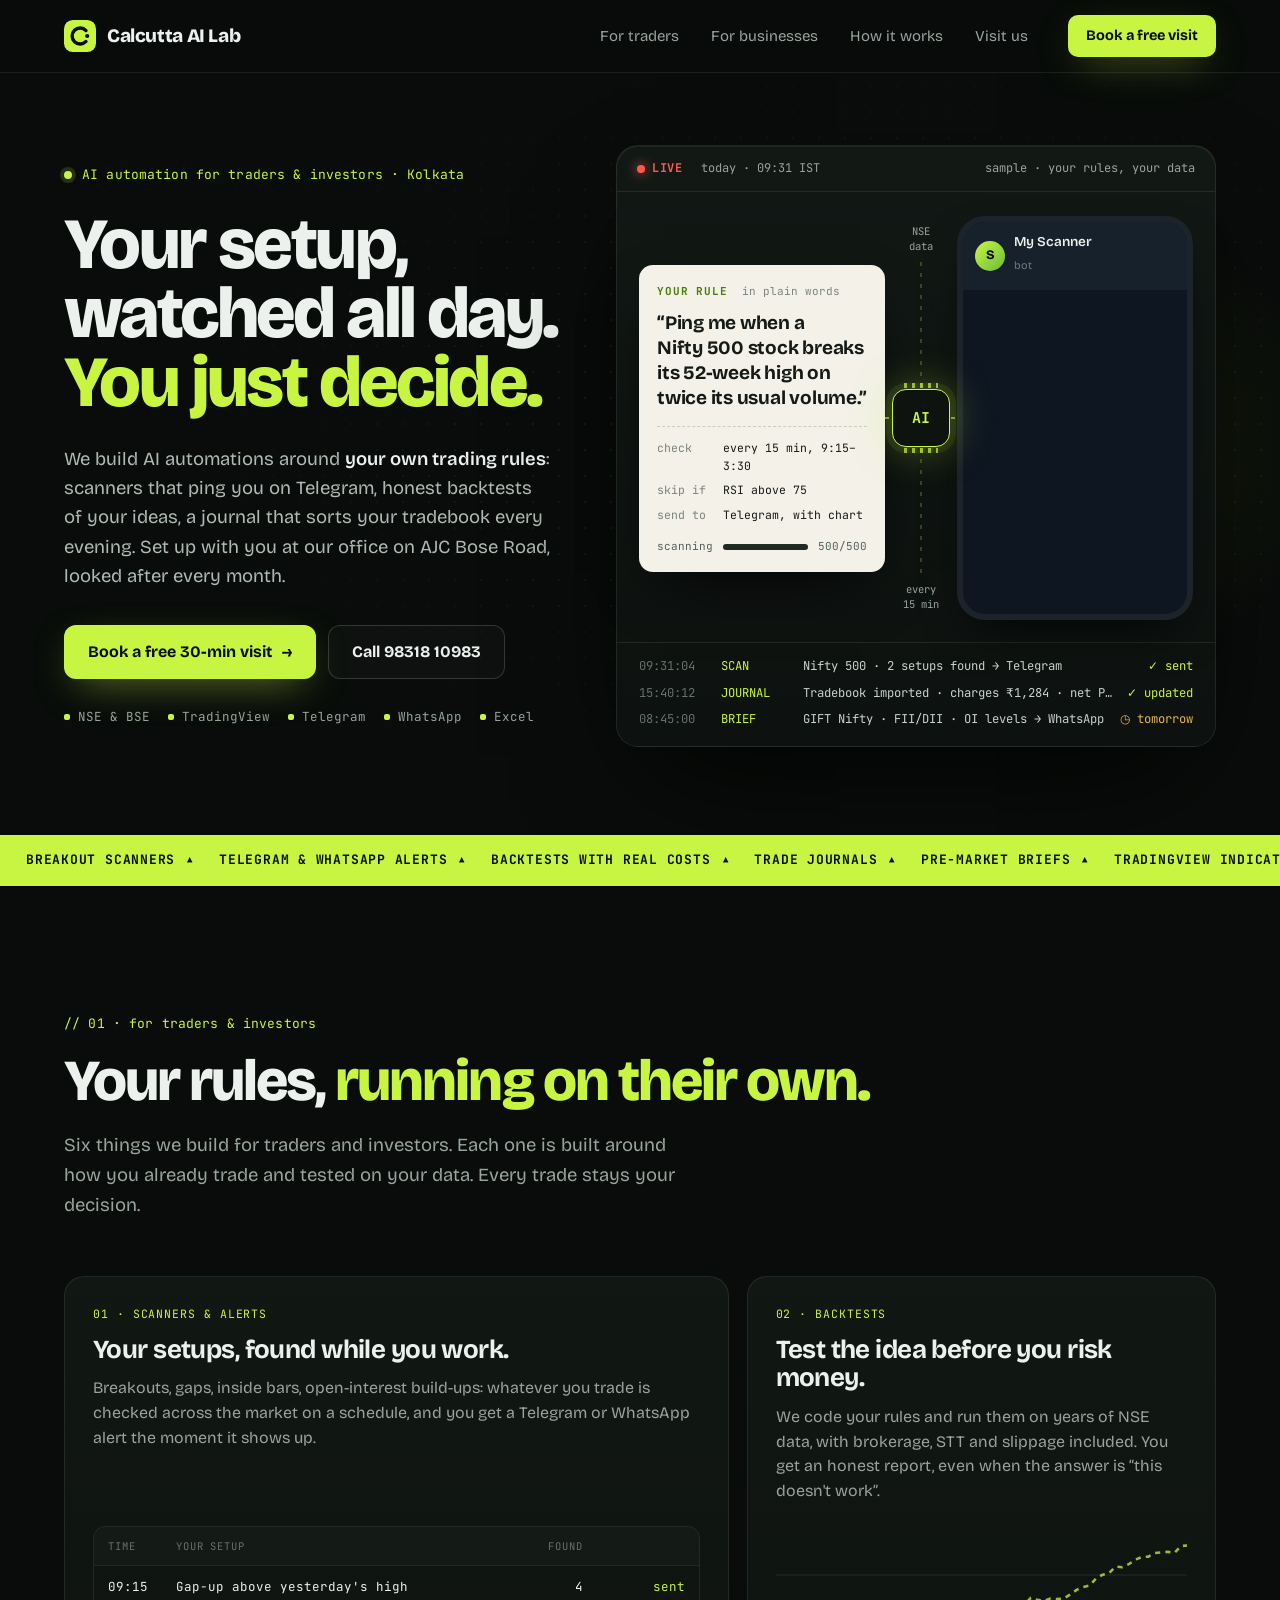
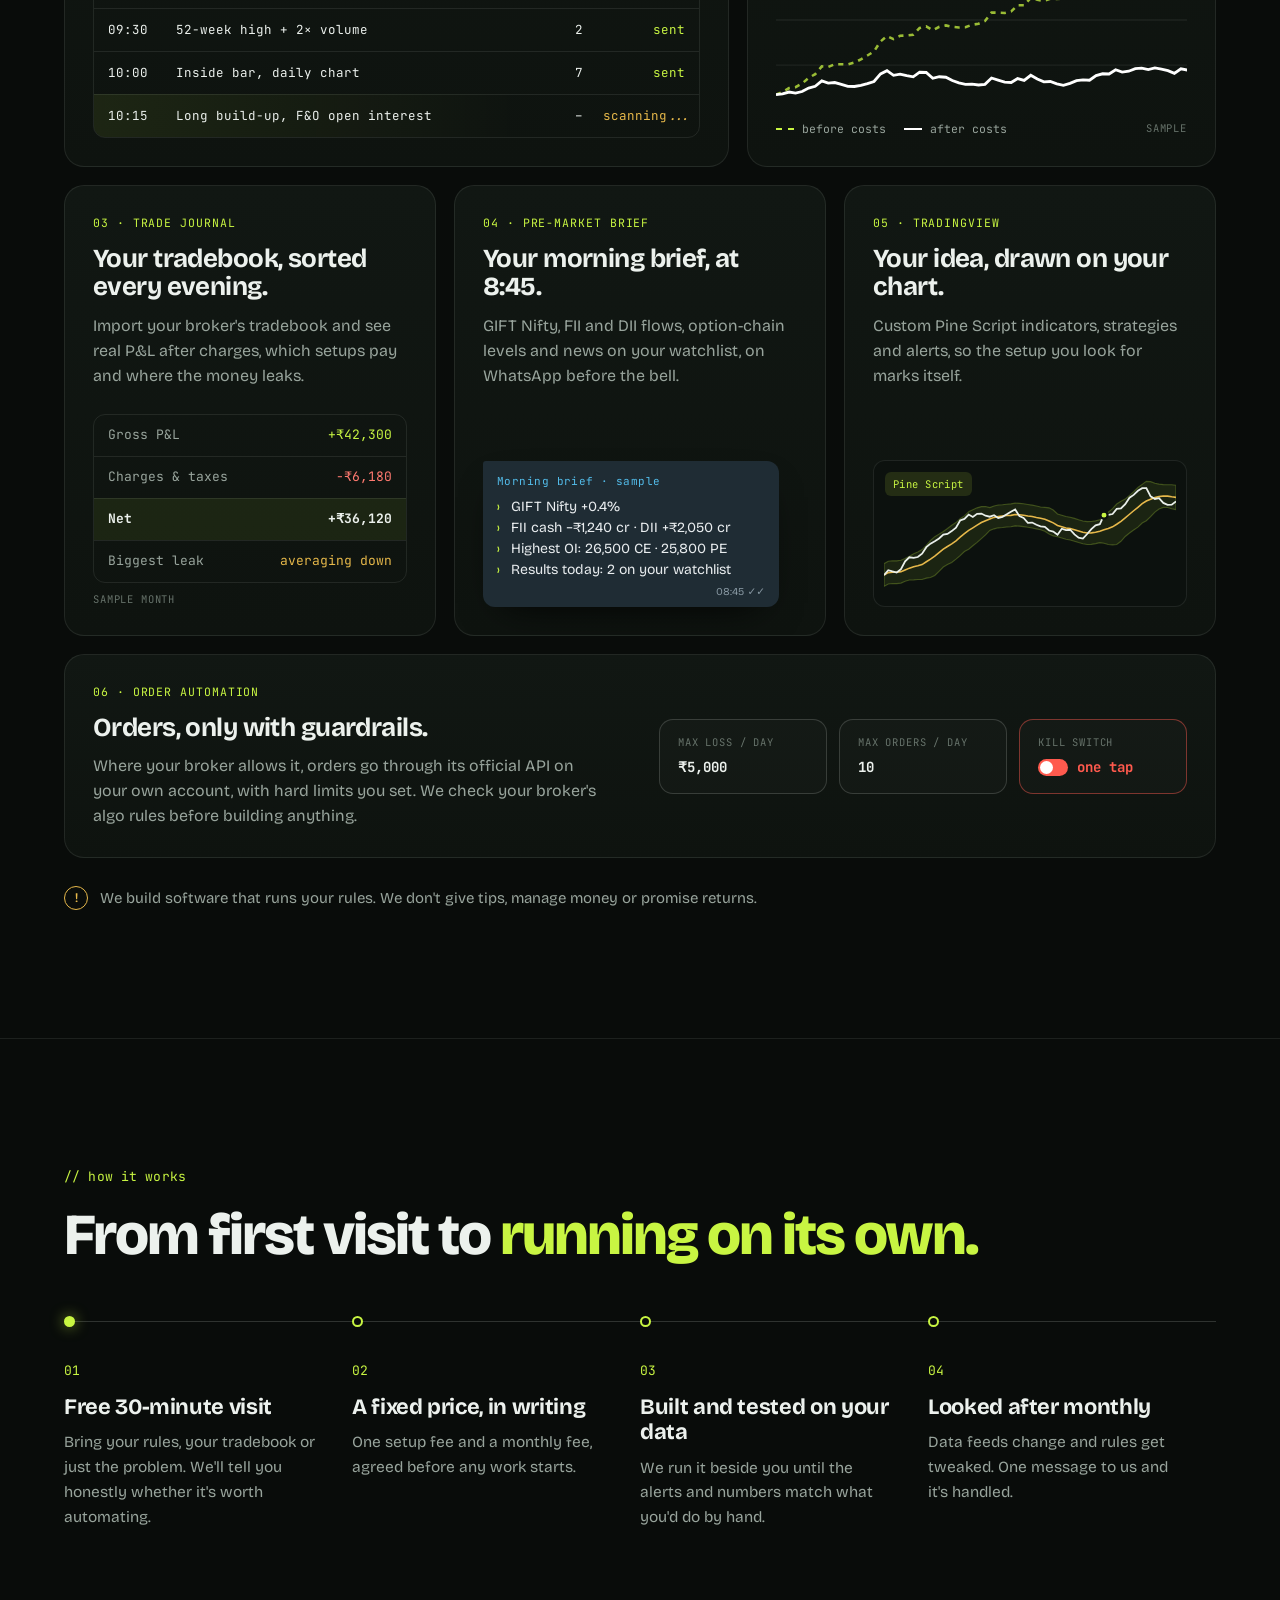
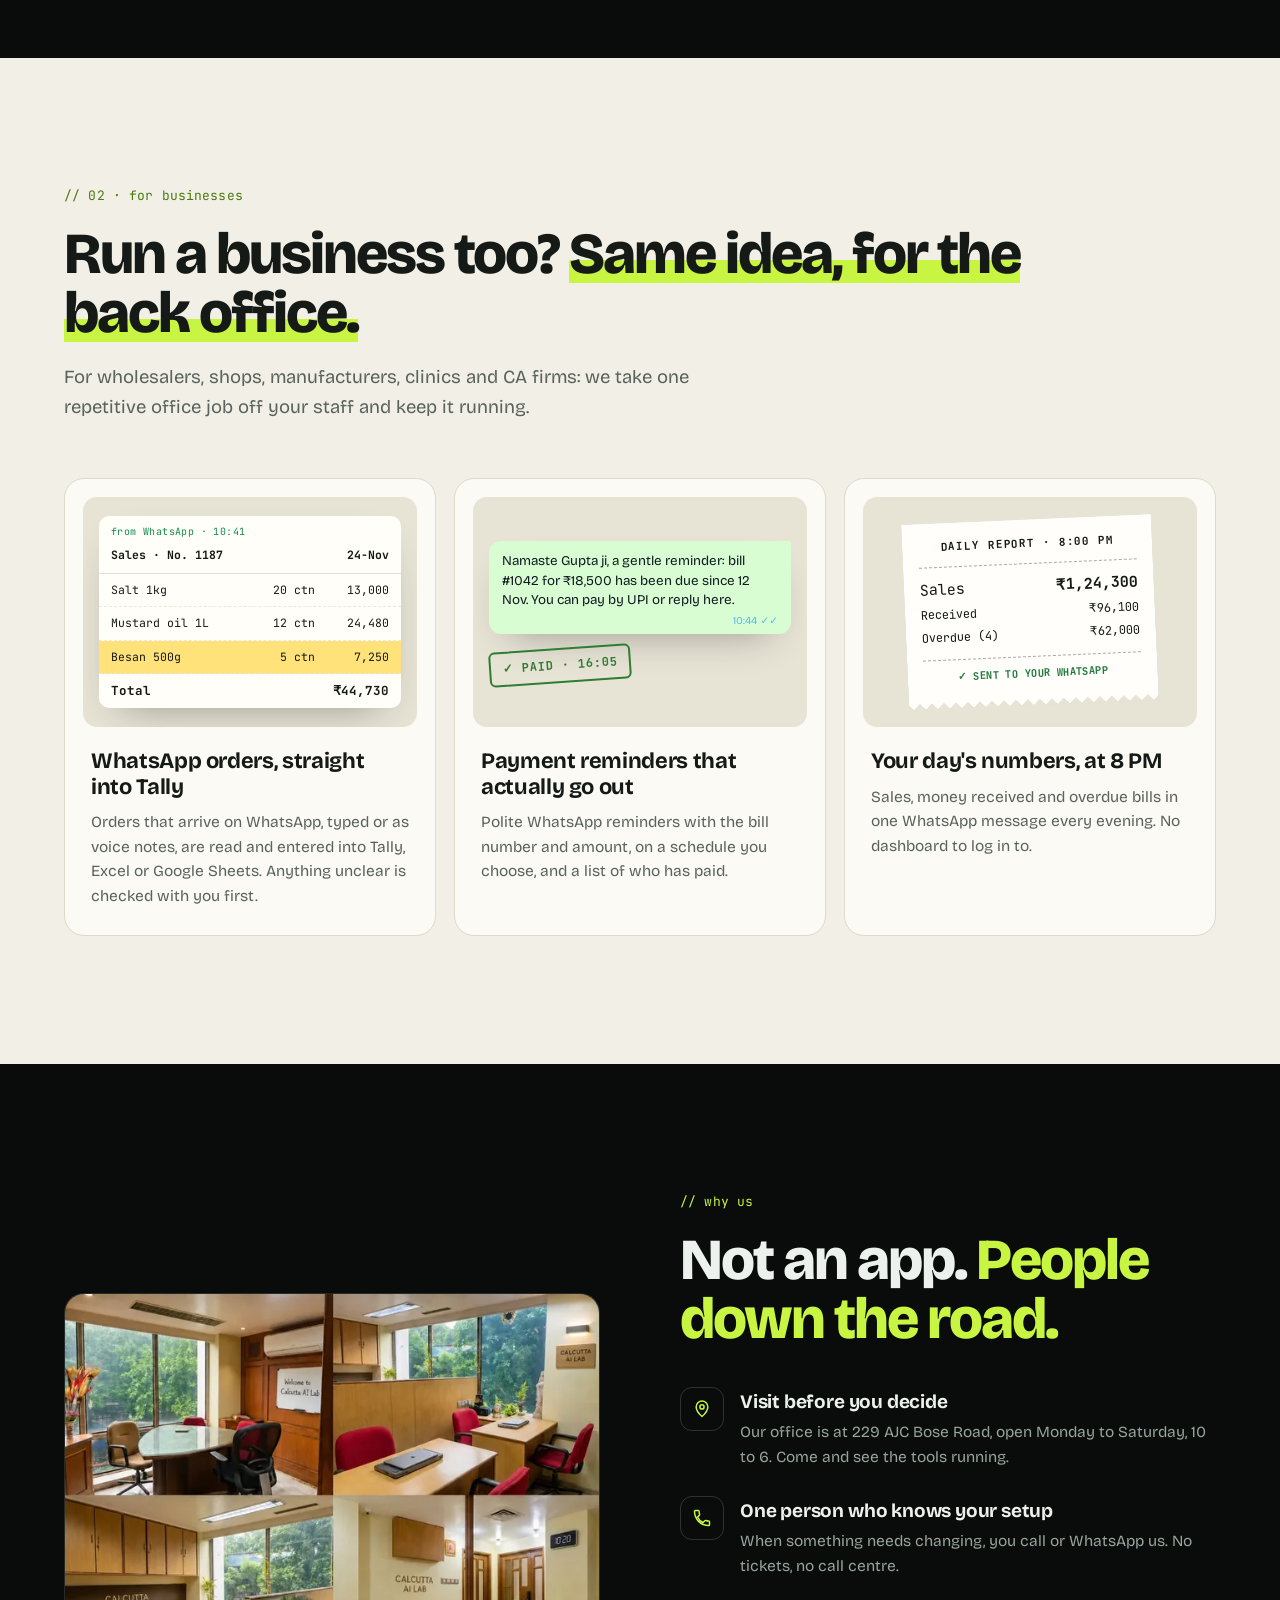
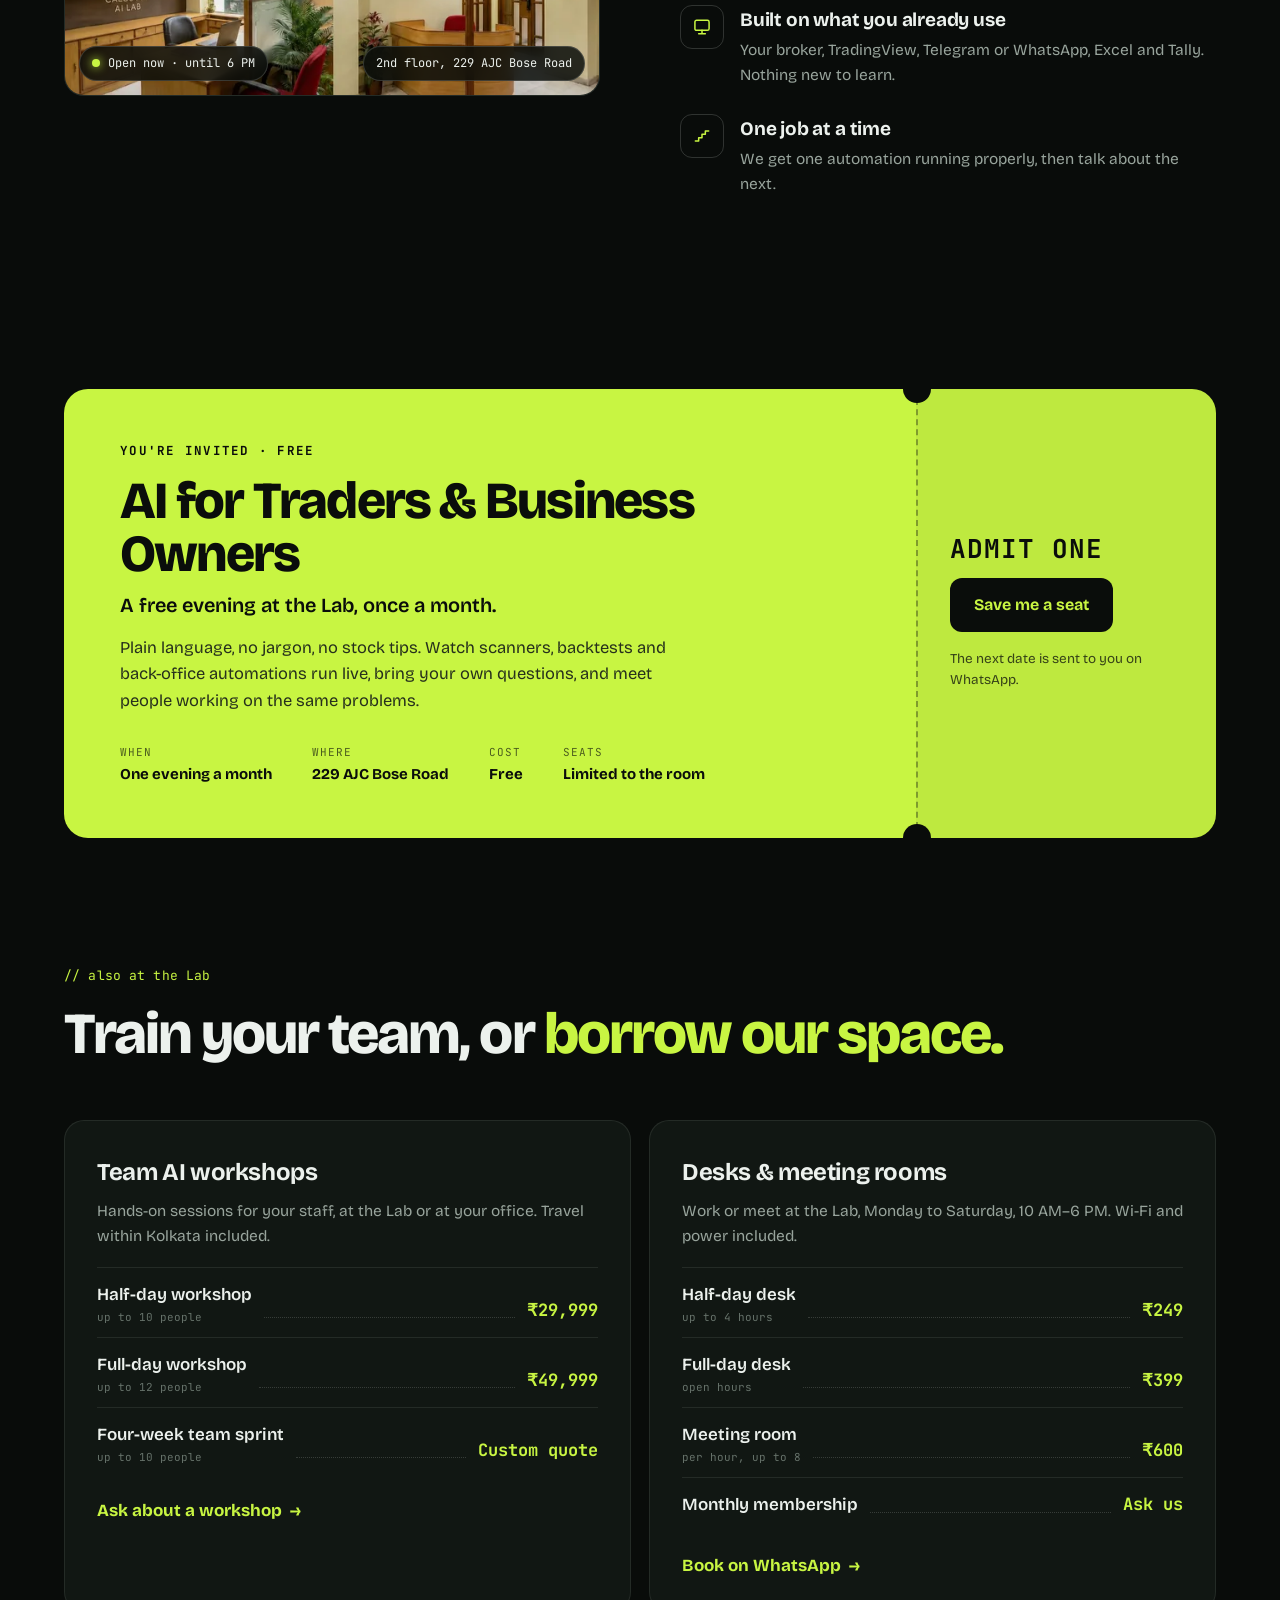
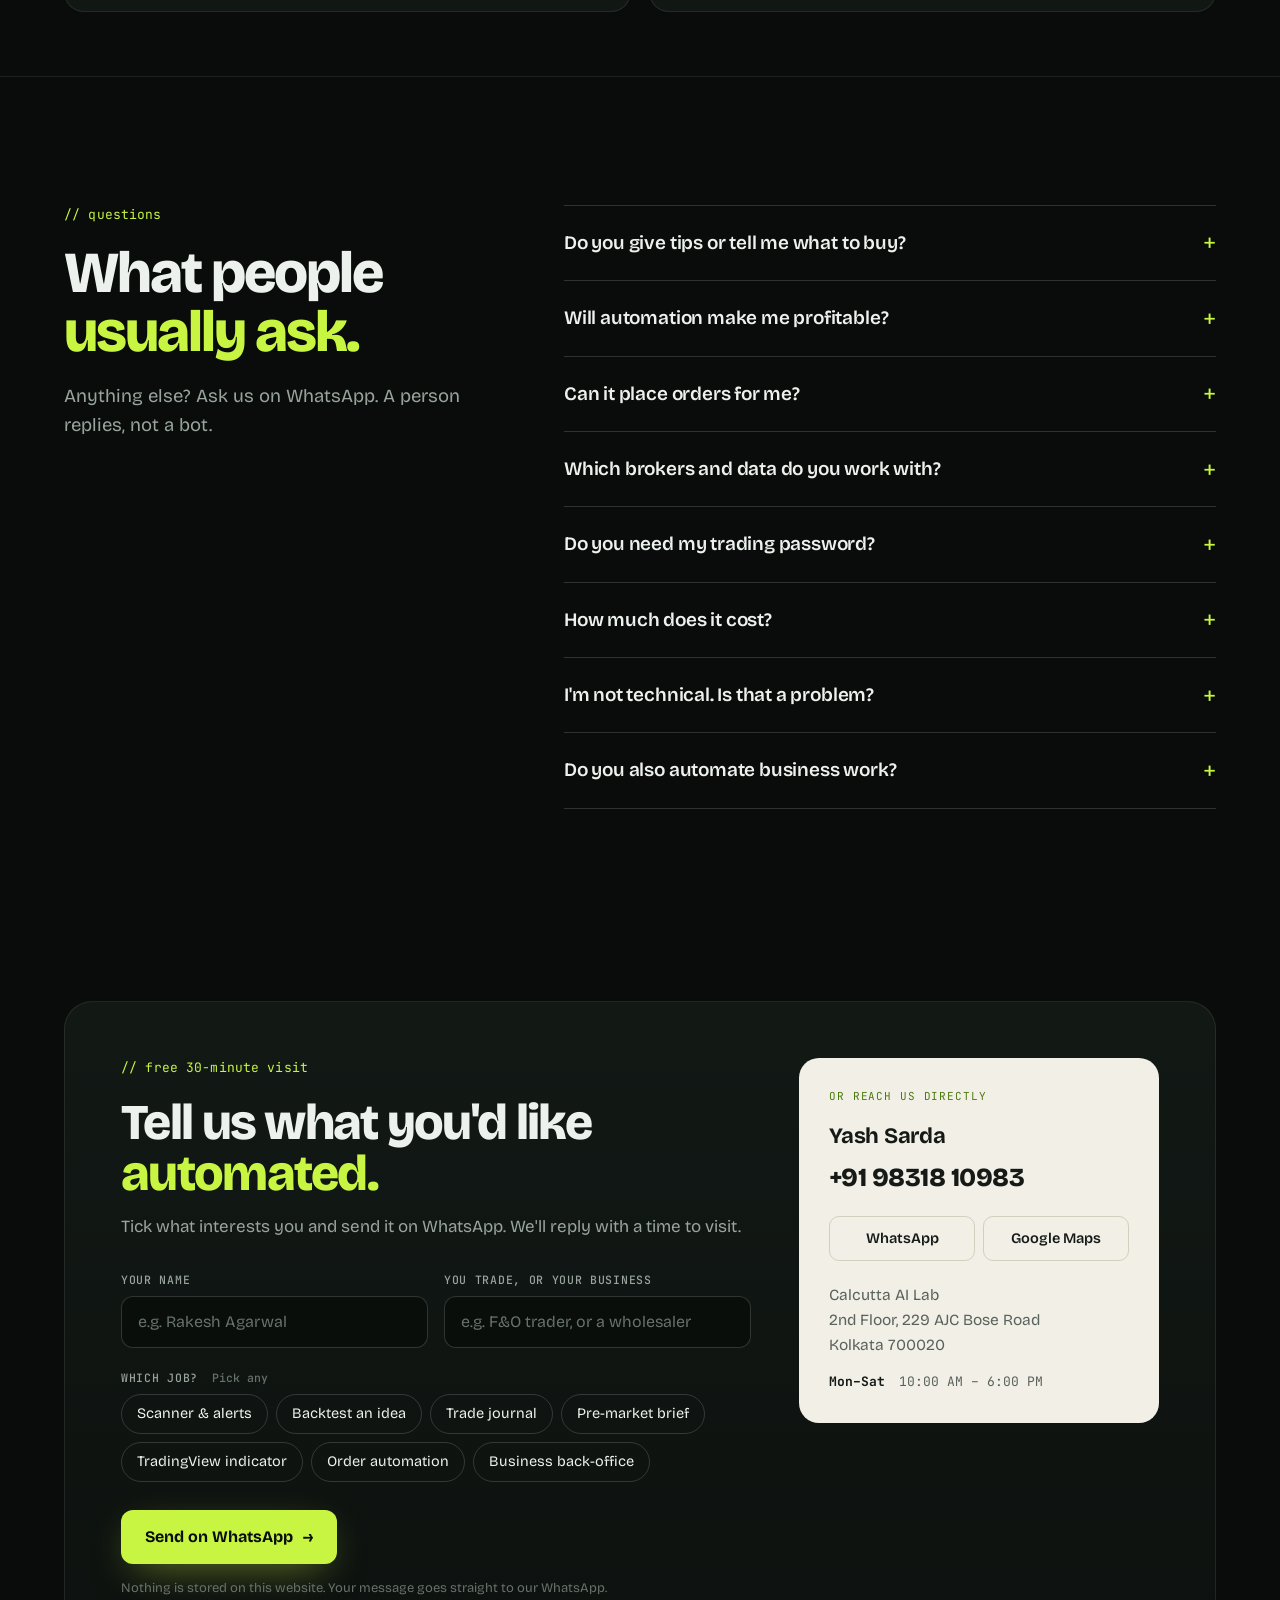
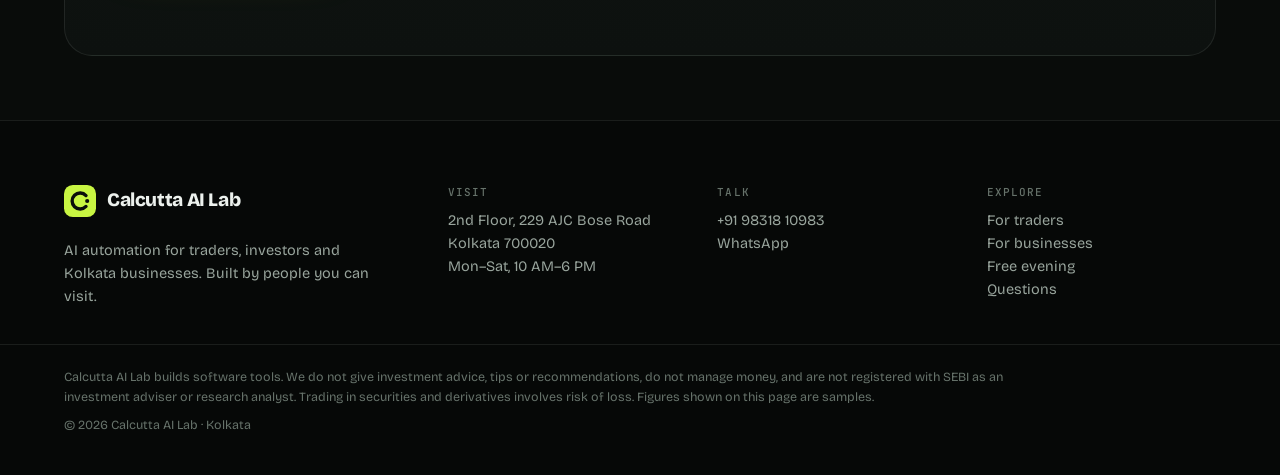
<file: index.html>
<!DOCTYPE html>
<html lang="en">
<head>
  <meta charset="UTF-8">
  <meta name="viewport" content="width=device-width, initial-scale=1">
  <title>Calcutta AI Lab | AI Automation for Traders &amp; Businesses</title>
  <meta name="description" content="Scanners that alert you on Telegram, honest backtests, trade journals and pre-market briefs, built around your own trading rules. Plus WhatsApp-to-Tally and other back-office automations. Free first visit at 229 AJC Bose Road, Kolkata.">
  <meta name="theme-color" content="#090C0A">
  <meta name="color-scheme" content="dark">
  <link rel="canonical" href="https://calcuttaailab.com/">
  <link rel="icon" href="favicon.svg" type="image/svg+xml">

  <meta property="og:type" content="website">
  <meta property="og:url" content="https://calcuttaailab.com/">
  <meta property="og:site_name" content="Calcutta AI Lab">
  <meta property="og:title" content="Your setup, watched all day. You just decide.">
  <meta property="og:description" content="AI automation for traders and investors in Kolkata: scanners, backtests, trade journals and pre-market briefs, built around your rules. Free first visit.">
  <meta property="og:image" content="https://calcuttaailab.com/images/og.jpg">
  <meta property="og:image:width" content="1200">
  <meta property="og:image:height" content="630">
  <meta name="twitter:card" content="summary_large_image">
  <meta name="twitter:image" content="https://calcuttaailab.com/images/og.jpg">

  <link rel="preconnect" href="https://fonts.googleapis.com">
  <link rel="preconnect" href="https://fonts.gstatic.com" crossorigin>
  <link rel="stylesheet" href="https://fonts.googleapis.com/css2?family=Bricolage+Grotesque:opsz,wght@12..96,400;12..96,500;12..96,600;12..96,700;12..96,800&amp;family=JetBrains+Mono:wght@400;500;700&amp;display=swap">
  <link rel="stylesheet" href="styles.css">
  <script>document.documentElement.classList.add('js');</script>
  <script src="main.js" defer></script>
</head>
<body>
  <a class="skip-link" href="#main">Skip to content</a>

  <header class="site-header">
    <div class="site-header__inner">
      <a class="brand" href="#top" aria-label="Calcutta AI Lab, home">
        <svg class="brand__mark" viewBox="0 0 40 40" aria-hidden="true"><rect width="40" height="40" rx="11" fill="#C8F542"/><path d="M27.5 13.2a10 10 0 1 0 0 13.6" fill="none" stroke="#0A0D0B" stroke-width="4.2" stroke-linecap="round"/><circle cx="29" cy="20" r="2.6" fill="#0A0D0B"/></svg>
        <span>Calcutta AI Lab</span>
      </a>
      <nav class="site-nav" aria-label="Primary">
        <a href="#trading">For traders</a>
        <a href="#business">For businesses</a>
        <a href="#how">How it works</a>
        <a href="#visit">Visit us</a>
      </nav>
      <a class="btn btn--lime btn--sm" href="#contact">Book a free visit</a>
    </div>
  </header>

  <main id="main">
    <!-- ============ HERO ============ -->
    <section class="hero" id="top" aria-labelledby="hero-title">
      <div class="hero__dots" aria-hidden="true"></div>
      <div class="hero__glow" aria-hidden="true"></div>
      <div class="hero__inner">
        <div class="hero__copy">
          <p class="eyebrow"><span class="live-dot" aria-hidden="true"></span>AI automation for traders &amp; investors · Kolkata</p>
          <h1 id="hero-title"><span>Your setup,</span> <span>watched all day.</span> <em>You just decide.</em></h1>
          <p class="hero__lede">We build AI automations around <b>your own trading rules</b>: scanners that ping you on Telegram, honest backtests of your ideas, a journal that sorts your tradebook every evening. Set up with you at our office on AJC Bose Road, looked after every month.</p>
          <div class="hero__ctas">
            <a class="btn btn--lime" href="#contact" data-track="hero_visit">Book a free 30-min visit <span aria-hidden="true">→</span></a>
            <a class="btn btn--ghost" href="tel:+919831810983" data-track="hero_call">Call&nbsp;98318&nbsp;10983</a>
          </div>
          <ul class="hero__works mono" aria-label="Works with">
            <li>NSE &amp; BSE</li><li>TradingView</li><li>Telegram</li><li>WhatsApp</li><li>Excel</li>
          </ul>
        </div>

        <div class="machine" role="img" aria-label="Sample automation: a trader's rule, written in plain words, is checked across Nifty 500 stocks every 15 minutes, and a breakout alert with its chart arrives on Telegram.">
          <div class="machine__bar mono"><span class="live"><i></i>LIVE</span><span>today · 09:31 IST</span><span class="machine__note">sample · your rules, your data</span></div>
          <div class="machine__body">
            <div class="rule">
              <p class="rule__label mono">YOUR RULE <span>in plain words</span></p>
              <p class="rule__text">“Ping me when a Nifty&nbsp;500 stock breaks its 52-week high on twice its usual volume.”</p>
              <dl class="rule__spec mono">
                <div><dt>check</dt><dd>every 15 min, 9:15–3:30</dd></div>
                <div><dt>skip if</dt><dd>RSI above 75</dd></div>
                <div><dt>send to</dt><dd>Telegram, with chart</dd></div>
              </dl>
              <div class="scan mono"><span>scanning</span><span class="scan__bar"><i></i></span><span>500/500</span></div>
            </div>

            <div class="wire">
              <svg viewBox="0 0 72 400" preserveAspectRatio="none">
                <path class="flow" d="M0 200 H72"/>
                <path class="flow flow--dim" d="M36 44 V170"/>
                <path class="flow flow--dim" d="M36 230 V356"/>
              </svg>
              <span class="tag tag--t mono">NSE<br>data</span>
              <span class="chip mono">AI</span>
              <span class="tag tag--b mono">every<br>15 min</span>
            </div>

            <div class="phone">
              <div class="phone__head"><span class="bot">S</span><div><b>My Scanner</b><small>bot</small></div></div>
              <div class="phone__chat">
                <div class="tg tg--alert">
                  <p class="tg__title"><span aria-hidden="true">▲</span> Setup found · 09:31</p>
                  <p class="tg__sym">SAMPLE STOCK <small>NSE</small></p>
                  <svg class="candles" viewBox="0 0 232 104" aria-hidden="true"><line x1="0" x2="232" y1="30.0" y2="30.0" class="c-lvl"/><g class="c-up"><line x1="3.9" x2="3.9" y1="61.9" y2="70.4"/><rect x="1.4" y="64.8" width="4.9" height="1.3"/></g><rect class="c-vol" x="1.4" y="94.6" width="4.9" height="9.4"/><g class="c-up"><line x1="11.6" x2="11.6" y1="58.2" y2="66.4"/><rect x="9.1" y="61.3" width="4.9" height="3.6"/></g><rect class="c-vol" x="9.1" y="94.3" width="4.9" height="9.7"/><g class="c-up"><line x1="19.3" x2="19.3" y1="53.2" y2="62.5"/><rect x="16.9" y="57.0" width="4.9" height="4.3"/></g><rect class="c-vol" x="16.9" y="95.8" width="4.9" height="8.2"/><g class="c-dn"><line x1="27.1" x2="27.1" y1="53.2" y2="63.3"/><rect x="24.6" y="57.0" width="4.9" height="2.9"/></g><rect class="c-vol" x="24.6" y="97.7" width="4.9" height="6.3"/><g class="c-up"><line x1="34.8" x2="34.8" y1="42.8" y2="63.2"/><rect x="32.3" y="47.2" width="4.9" height="12.6"/></g><rect class="c-vol" x="32.3" y="93.6" width="4.9" height="10.4"/><g class="c-dn"><line x1="42.5" x2="42.5" y1="46.3" y2="56.1"/><rect x="40.1" y="47.2" width="4.9" height="6.0"/></g><rect class="c-vol" x="40.1" y="97.6" width="4.9" height="6.4"/><g class="c-up"><line x1="50.3" x2="50.3" y1="48.2" y2="54.3"/><rect x="47.8" y="49.9" width="4.9" height="3.3"/></g><rect class="c-vol" x="47.8" y="94.7" width="4.9" height="9.3"/><g class="c-dn"><line x1="58.0" x2="58.0" y1="46.0" y2="63.9"/><rect x="55.5" y="49.9" width="4.9" height="11.2"/></g><rect class="c-vol" x="55.5" y="93.4" width="4.9" height="10.6"/><g class="c-up"><line x1="65.7" x2="65.7" y1="54.3" y2="63.7"/><rect x="63.3" y="57.6" width="4.9" height="3.6"/></g><rect class="c-vol" x="63.3" y="96.0" width="4.9" height="8.0"/><g class="c-up"><line x1="73.5" x2="73.5" y1="44.7" y2="61.5"/><rect x="71.0" y="49.2" width="4.9" height="8.4"/></g><rect class="c-vol" x="71.0" y="92.9" width="4.9" height="11.1"/><g class="c-dn"><line x1="81.2" x2="81.2" y1="47.5" y2="55.6"/><rect x="78.7" y="49.2" width="4.9" height="4.5"/></g><rect class="c-vol" x="78.7" y="97.5" width="4.9" height="6.5"/><g class="c-up"><line x1="88.9" x2="88.9" y1="43.4" y2="57.6"/><rect x="86.5" y="45.8" width="4.9" height="7.9"/></g><rect class="c-vol" x="86.5" y="95.2" width="4.9" height="8.8"/><g class="c-up"><line x1="96.7" x2="96.7" y1="36.8" y2="46.7"/><rect x="94.2" y="40.7" width="4.9" height="5.0"/></g><rect class="c-vol" x="94.2" y="96.5" width="4.9" height="7.5"/><g class="c-up"><line x1="104.4" x2="104.4" y1="35.7" y2="45.2"/><rect x="101.9" y="38.3" width="4.9" height="2.4"/></g><rect class="c-vol" x="101.9" y="95.1" width="4.9" height="8.9"/><g class="c-dn"><line x1="112.1" x2="112.1" y1="35.1" y2="65.1"/><rect x="109.7" y="38.3" width="4.9" height="23.0"/></g><rect class="c-vol" x="109.7" y="96.1" width="4.9" height="7.9"/><g class="c-up"><line x1="119.9" x2="119.9" y1="56.1" y2="65.7"/><rect x="117.4" y="58.2" width="4.9" height="3.1"/></g><rect class="c-vol" x="117.4" y="92.5" width="4.9" height="11.5"/><g class="c-up"><line x1="127.6" x2="127.6" y1="53.1" y2="59.5"/><rect x="125.1" y="54.9" width="4.9" height="3.3"/></g><rect class="c-vol" x="125.1" y="97.6" width="4.9" height="6.4"/><g class="c-up"><line x1="135.3" x2="135.3" y1="43.1" y2="57.9"/><rect x="132.9" y="44.6" width="4.9" height="10.3"/></g><rect class="c-vol" x="132.9" y="94.8" width="4.9" height="9.2"/><g class="c-dn"><line x1="143.1" x2="143.1" y1="41.1" y2="49.6"/><rect x="140.6" y="44.6" width="4.9" height="3.6"/></g><rect class="c-vol" x="140.6" y="93.4" width="4.9" height="10.6"/><g class="c-up"><line x1="150.8" x2="150.8" y1="43.7" y2="49.9"/><rect x="148.3" y="46.1" width="4.9" height="2.2"/></g><rect class="c-vol" x="148.3" y="96.1" width="4.9" height="7.9"/><g class="c-up"><line x1="158.5" x2="158.5" y1="30.0" y2="48.1"/><rect x="156.1" y="33.8" width="4.9" height="12.2"/></g><rect class="c-vol" x="156.1" y="91.6" width="4.9" height="12.4"/><g class="c-dn"><line x1="166.3" x2="166.3" y1="31.5" y2="60.0"/><rect x="163.8" y="33.8" width="4.9" height="22.2"/></g><rect class="c-vol" x="163.8" y="93.4" width="4.9" height="10.6"/><g class="c-up"><line x1="174.0" x2="174.0" y1="49.8" y2="57.7"/><rect x="171.5" y="54.3" width="4.9" height="1.8"/></g><rect class="c-vol" x="171.5" y="96.1" width="4.9" height="7.9"/><g class="c-up"><line x1="181.7" x2="181.7" y1="41.9" y2="56.3"/><rect x="179.3" y="44.0" width="4.9" height="10.3"/></g><rect class="c-vol" x="179.3" y="97.5" width="4.9" height="6.5"/><g class="c-dn"><line x1="189.5" x2="189.5" y1="41.0" y2="47.9"/><rect x="187.0" y="44.0" width="4.9" height="2.1"/></g><rect class="c-vol" x="187.0" y="93.7" width="4.9" height="10.3"/><g class="c-dn"><line x1="197.2" x2="197.2" y1="43.6" y2="50.7"/><rect x="194.7" y="46.1" width="4.9" height="1.0"/></g><rect class="c-vol" x="194.7" y="94.5" width="4.9" height="9.5"/><g class="c-up"><line x1="204.9" x2="204.9" y1="36.4" y2="47.9"/><rect x="202.5" y="40.5" width="4.9" height="5.8"/></g><rect class="c-vol" x="202.5" y="96.9" width="4.9" height="7.1"/><g class="c-up"><line x1="212.7" x2="212.7" y1="29.0" y2="42.3"/><rect x="210.2" y="32.8" width="4.9" height="7.7"/></g><rect class="c-vol" x="210.2" y="96.6" width="4.9" height="7.4"/><g class="c-up"><line x1="220.4" x2="220.4" y1="21.8" y2="34.5"/><rect x="217.9" y="26.1" width="4.9" height="6.7"/></g><rect class="c-vol c-vol--hot" x="217.9" y="87.2" width="4.9" height="16.8"/><g class="c-up c-last"><line x1="228.1" x2="228.1" y1="7.6" y2="28.5"/><rect x="225.7" y="10.7" width="4.9" height="15.4"/></g><rect class="c-vol c-vol--hot" x="225.7" y="80.0" width="4.9" height="24.0"/></svg>
                  <p class="tg__stats mono"><span><b>52W high</b> broken</span><span>Vol <b>2.4×</b></span><span>RSI <b>68</b></span></p>
                  <time>09:31</time>
                </div>
                <div class="tg tg--small">Rule matched 2 of 500 stocks. Next check at 09:45.<time>09:31</time></div>
              </div>
            </div>
          </div>
          <ul class="log mono">
            <li><span class="t">09:31:04</span><span class="k">SCAN</span><span class="d">Nifty 500 · 2 setups found → Telegram</span><span class="ok">✓ sent</span></li>
            <li><span class="t">15:40:12</span><span class="k">JOURNAL</span><span class="d">Tradebook imported · charges ₹1,284 · net P&amp;L</span><span class="ok">✓ updated</span></li>
            <li><span class="t">08:45:00</span><span class="k">BRIEF</span><span class="d">GIFT Nifty · FII/DII · OI levels → WhatsApp</span><span class="sch">◷ tomorrow</span></li>
          </ul>
        </div>
      </div>
    </section>

    <div class="ticker" aria-hidden="true">
      <div class="ticker__track">
        <span>Breakout scanners</span><span>Telegram &amp; WhatsApp alerts</span><span>Backtests with real costs</span><span>Trade journals</span><span>Pre-market briefs</span><span>TradingView indicators</span><span>Broker API automation</span><span>WhatsApp orders → Tally</span><span>Payment reminders</span><span>8 PM sales reports</span>
        <span>Breakout scanners</span><span>Telegram &amp; WhatsApp alerts</span><span>Backtests with real costs</span><span>Trade journals</span><span>Pre-market briefs</span><span>TradingView indicators</span><span>Broker API automation</span><span>WhatsApp orders → Tally</span><span>Payment reminders</span><span>8 PM sales reports</span>
      </div>
    </div>

    <!-- ============ TRADING ============ -->
    <section class="section" id="trading" aria-labelledby="trading-title">
      <div class="section__head" data-reveal>
        <p class="eyebrow">// 01 · for traders &amp; investors</p>
        <h2 id="trading-title">Your rules, <em>running on their own.</em></h2>
        <p class="section__intro">Six things we build for traders and investors. Each one is built around how you already trade and tested on your data. Every trade stays your decision.</p>
      </div>

      <div class="bento">
        <article class="card card--scan" data-reveal>
          <p class="card__tag">01 · Scanners &amp; alerts</p>
          <h3>Your setups, found while you work.</h3>
          <p>Breakouts, gaps, inside bars, open-interest build-ups: whatever you trade is checked across the market on a schedule, and you get a Telegram or WhatsApp alert the moment it shows up.</p>
          <div class="card__vis">
            <div class="scanlist mono" aria-hidden="true">
              <div class="scanlist__head"><span>Time</span><span>Your setup</span><span class="n">Found</span><span></span></div>
              <div><span>09:15</span><span>Gap-up above yesterday's high</span><span class="n">4</span><span class="ok">sent</span></div>
              <div><span>09:30</span><span>52-week high + 2× volume</span><span class="n">2</span><span class="ok">sent</span></div>
              <div><span>10:00</span><span>Inside bar, daily chart</span><span class="n">7</span><span class="ok">sent</span></div>
              <div class="is-live"><span>10:15</span><span>Long build-up, F&amp;O open interest</span><span class="n">–</span><span class="run">scanning<i class="dots"></i></span></div>
            </div>
          </div>
        </article>

        <article class="card card--bt" data-reveal>
          <p class="card__tag">02 · Backtests</p>
          <h3>Test the idea before you risk money.</h3>
          <p>We code your rules and run them on years of NSE data, with brokerage, STT and slippage included. You get an honest report, even when the answer is “this doesn't work”.</p>
          <div class="card__vis">
            <svg class="equity" viewBox="0 0 320 140" aria-hidden="true"><g class="eq-grid"><line x1="0" x2="320" y1="35" y2="35"/><line x1="0" x2="320" y1="70" y2="70"/><line x1="0" x2="320" y1="105" y2="105"/></g><polyline class="eq-before" points="0.0,128.0 5.1,126.0 10.2,122.9 15.2,122.2 20.3,119.4 25.4,115.0 30.5,112.1 35.6,106.1 40.6,106.5 45.7,104.4 50.8,104.4 55.9,104.5 61.0,103.1 66.0,100.6 71.1,97.6 76.2,94.4 81.3,86.7 86.3,82.5 91.4,84.8 96.5,82.3 101.6,82.0 106.7,81.5 111.7,76.2 116.8,74.9 121.9,78.0 127.0,75.3 132.1,74.2 137.1,75.3 142.2,75.8 147.3,75.6 152.4,73.7 157.5,72.9 162.5,70.8 167.6,64.2 172.7,64.3 177.8,64.5 182.9,63.3 187.9,58.5 193.0,58.5 198.1,52.8 203.2,54.3 208.3,55.1 213.3,53.4 218.4,53.7 223.5,53.4 228.6,50.3 233.7,46.6 238.7,44.4 243.8,43.2 248.9,37.8 254.0,34.8 259.0,33.5 264.1,28.5 269.2,28.9 274.3,26.6 279.4,23.0 284.4,21.1 289.5,20.7 294.6,17.9 299.7,17.4 304.8,17.0 309.8,17.8 314.9,12.5 320.0,12.0"/><polyline class="eq-after" points="0.0,128.0 5.1,127.5 10.2,126.0 15.2,126.8 20.3,125.6 25.4,122.9 30.5,121.5 35.6,117.3 40.6,119.1 45.7,118.6 50.8,120.0 55.9,121.6 61.0,121.7 66.0,120.8 71.1,119.4 76.2,117.8 81.3,111.9 86.3,109.4 91.4,113.0 96.5,112.1 101.6,113.3 106.7,114.2 111.7,110.6 116.8,110.8 121.9,115.3 127.0,114.1 132.1,114.5 137.1,117.0 142.2,118.9 147.3,120.1 152.4,119.8 157.5,120.5 162.5,120.0 167.6,115.1 172.7,116.7 177.8,118.3 182.9,118.6 187.9,115.5 193.0,116.9 198.1,113.0 203.2,115.9 208.3,118.1 213.3,117.8 218.4,119.6 223.5,120.8 228.6,119.3 233.7,117.2 238.7,116.5 243.8,116.8 248.9,113.2 254.0,111.8 259.0,112.0 264.1,108.7 269.2,110.5 274.3,109.8 279.4,107.8 284.4,107.4 289.5,108.5 294.6,107.3 299.7,108.2 304.8,109.4 309.8,111.5 314.9,107.9 320.0,108.9"/></svg>
            <p class="legend mono" aria-hidden="true"><span><i></i>before costs</span><span><i class="after"></i>after costs</span><span class="legend__s">sample</span></p>
          </div>
        </article>

        <article class="card" data-reveal>
          <p class="card__tag">03 · Trade journal</p>
          <h3>Your tradebook, sorted every evening.</h3>
          <p>Import your broker's tradebook and see real P&amp;L after charges, which setups pay and where the money leaks.</p>
          <div class="card__vis">
            <dl class="pnl mono">
              <div><dt>Gross P&amp;L</dt><dd class="up">+₹42,300</dd></div>
              <div><dt>Charges &amp; taxes</dt><dd class="dn">−₹6,180</dd></div>
              <div class="pnl__net"><dt>Net</dt><dd>+₹36,120</dd></div>
              <div class="pnl__leak"><dt>Biggest leak</dt><dd>averaging down</dd></div>
            </dl>
            <p class="sample mono">sample month</p>
          </div>
        </article>

        <article class="card" data-reveal>
          <p class="card__tag">04 · Pre-market brief</p>
          <h3>Your morning brief, at 8:45.</h3>
          <p>GIFT Nifty, FII and DII flows, option-chain levels and news on your watchlist, on WhatsApp before the bell.</p>
          <div class="card__vis">
            <div class="wa" aria-hidden="true">
              <p class="wa__from mono">Morning brief · sample</p>
              <ul>
                <li>GIFT Nifty +0.4%</li>
                <li>FII cash −₹1,240 cr · DII +₹2,050 cr</li>
                <li>Highest OI: 26,500 CE · 25,800 PE</li>
                <li>Results today: 2 on your watchlist</li>
              </ul>
              <time>08:45 ✓✓</time>
            </div>
          </div>
        </article>

        <article class="card" data-reveal>
          <p class="card__tag">05 · TradingView</p>
          <h3>Your idea, drawn on your chart.</h3>
          <p>Custom Pine Script indicators, strategies and alerts, so the setup you look for marks itself.</p>
          <div class="card__vis card__vis--tv">
            <svg class="tvchart" viewBox="0 0 260 112" aria-hidden="true"><polygon class="tv-band" points="0.0,82.5 3.8,80.3 7.5,79.9 11.3,80.0 15.1,79.5 18.8,77.9 22.6,75.9 26.4,73.7 30.1,72.1 33.9,70.0 37.7,66.2 41.4,61.9 45.2,58.5 49.0,56.2 52.8,53.8 56.5,51.2 60.3,48.3 64.1,45.9 67.8,42.5 71.6,40.0 75.4,36.3 79.1,34.6 82.9,32.8 86.7,31.7 90.4,31.6 94.2,32.6 98.0,31.2 101.7,30.3 105.5,30.0 109.3,29.6 113.0,29.3 116.8,28.6 120.6,28.8 124.3,29.2 128.1,29.8 131.9,30.4 135.7,31.2 139.4,32.0 143.2,32.4 147.0,32.8 150.7,34.7 154.5,38.3 158.3,39.4 162.0,40.5 165.8,41.2 169.6,42.2 173.3,43.4 177.1,44.5 180.9,45.1 184.6,45.0 188.4,44.4 192.2,43.5 195.9,40.5 199.7,36.7 203.5,33.5 207.2,29.4 211.0,26.9 214.8,25.0 218.6,21.7 222.3,18.4 226.1,14.7 229.9,11.9 233.6,9.2 237.4,9.5 241.2,10.9 244.9,11.7 248.7,12.1 252.5,12.2 256.2,12.3 260.0,12.7 260.0,34.4 256.2,33.6 252.5,32.5 248.7,32.4 244.9,33.8 241.2,36.6 237.4,40.7 233.6,44.3 229.9,46.3 226.1,50.0 222.3,52.5 218.6,55.2 214.8,58.3 211.0,62.6 207.2,65.4 203.5,65.8 199.7,65.4 195.9,64.3 192.2,63.8 188.4,64.7 184.6,65.3 180.9,65.4 177.1,64.8 173.3,63.7 169.6,62.5 165.8,61.5 162.0,60.8 158.3,59.7 154.5,58.6 150.7,57.8 147.0,56.1 143.2,53.6 139.4,52.3 135.7,51.5 131.9,50.7 128.1,50.1 124.3,49.5 120.6,49.1 116.8,48.9 113.0,49.6 109.3,49.9 105.5,50.3 101.7,50.6 98.0,51.5 94.2,52.9 90.4,56.9 86.7,60.2 82.9,63.5 79.1,66.6 75.4,69.6 71.6,71.7 67.8,75.4 64.1,78.5 60.3,81.4 56.5,83.2 52.8,85.5 49.0,89.3 45.2,93.0 41.4,94.9 37.7,95.4 33.9,96.6 30.1,96.6 26.4,96.9 22.6,97.1 18.8,98.2 15.1,99.8 11.3,100.3 7.5,100.2 3.8,100.6 0.0,102.8"/><polyline class="tv-ma" points="0.0,92.7 3.8,90.5 7.5,90.1 11.3,90.2 15.1,89.6 18.8,88.1 22.6,86.5 26.4,85.3 30.1,84.4 33.9,83.3 37.7,80.8 41.4,78.4 45.2,75.8 49.0,72.7 52.8,69.6 56.5,67.2 60.3,64.9 64.1,62.2 67.8,58.9 71.6,55.8 75.4,52.9 79.1,50.6 82.9,48.2 86.7,45.9 90.4,44.3 94.2,42.7 98.0,41.3 101.7,40.5 105.5,40.1 109.3,39.7 113.0,39.5 116.8,38.8 120.6,39.0 124.3,39.4 128.1,40.0 131.9,40.5 135.7,41.4 139.4,42.1 143.2,43.0 147.0,44.5 150.7,46.2 154.5,48.5 158.3,49.6 162.0,50.7 165.8,51.3 169.6,52.4 173.3,53.5 177.1,54.6 180.9,55.2 184.6,55.1 188.4,54.6 192.2,53.6 195.9,52.4 199.7,51.1 203.5,49.7 207.2,47.4 211.0,44.8 214.8,41.7 218.6,38.5 222.3,35.4 226.1,32.3 229.9,29.1 233.6,26.7 237.4,25.1 241.2,23.7 244.9,22.8 248.7,22.3 252.5,22.4 256.2,23.0 260.0,23.5"/><polyline class="tv-price" points="0.0,92.7 3.8,88.3 7.5,89.4 11.3,90.4 15.1,87.5 18.8,80.4 22.6,76.8 26.4,77.3 30.1,76.6 33.9,73.6 37.7,67.8 41.4,64.7 45.2,62.5 49.0,60.1 52.8,56.6 56.5,56.0 60.3,53.5 64.1,50.5 67.8,44.1 71.6,42.7 75.4,38.8 79.1,41.0 82.9,38.2 86.7,37.9 90.4,39.8 94.2,40.7 98.0,39.4 101.7,41.9 105.5,40.8 109.3,38.6 113.0,36.3 116.8,34.2 120.6,40.2 124.3,41.8 128.1,46.1 131.9,45.9 135.7,47.9 139.4,49.3 143.2,49.8 147.0,53.0 150.7,53.9 154.5,56.8 158.3,51.4 162.0,52.7 165.8,52.3 169.6,56.5 173.3,59.4 177.1,60.2 180.9,56.1 184.6,51.7 188.4,48.4 192.2,47.4 195.9,39.3 199.7,39.1 203.5,38.3 207.2,33.7 211.0,33.3 214.8,29.5 218.6,23.8 222.3,21.3 226.1,17.6 229.9,15.3 233.6,15.3 237.4,22.6 241.2,24.9 244.9,24.2 248.7,28.4 252.5,30.1 256.2,30.0 260.0,27.1"/><circle class="tv-sig" cx="195.9" cy="39.3" r="3.2"/></svg>
            <span class="pine mono" aria-hidden="true">Pine Script</span>
          </div>
        </article>

        <article class="card card--api" data-reveal>
          <div class="card__text">
            <p class="card__tag">06 · Order automation</p>
            <h3>Orders, only with guardrails.</h3>
            <p>Where your broker allows it, orders go through its official API on your own account, with hard limits you set. We check your broker's algo rules before building anything.</p>
          </div>
          <div class="limits mono" aria-hidden="true">
            <div class="limit"><small>Max loss / day</small><b>₹5,000</b></div>
            <div class="limit"><small>Max orders / day</small><b>10</b></div>
            <div class="limit limit--kill"><small>Kill switch</small><b><span class="switch"></span>one tap</b></div>
          </div>
        </article>
      </div>

      <p class="disclaimer" data-reveal><span aria-hidden="true">!</span>We build software that runs your rules. We don't give tips, manage money or promise returns.</p>
    </section>

    <!-- ============ HOW ============ -->
    <section class="section section--line" id="how" aria-labelledby="how-title">
      <div class="section__head" data-reveal>
        <p class="eyebrow">// how it works</p>
        <h2 id="how-title">From first visit to <em>running on its own.</em></h2>
      </div>
      <ol class="steps">
        <li data-reveal><span class="steps__n">01</span><h3>Free 30-minute visit</h3><p>Bring your rules, your tradebook or just the problem. We'll tell you honestly whether it's worth automating.</p></li>
        <li data-reveal><span class="steps__n">02</span><h3>A fixed price, in writing</h3><p>One setup fee and a monthly fee, agreed before any work starts.</p></li>
        <li data-reveal><span class="steps__n">03</span><h3>Built and tested on your data</h3><p>We run it beside you until the alerts and numbers match what you'd do by hand.</p></li>
        <li data-reveal><span class="steps__n">04</span><h3>Looked after monthly</h3><p>Data feeds change and rules get tweaked. One message to us and it's handled.</p></li>
      </ol>
    </section>

    <!-- ============ BUSINESS ============ -->
    <section class="biz" id="business" aria-labelledby="biz-title">
      <div class="section">
        <div class="section__head" data-reveal>
          <p class="eyebrow">// 02 · for businesses</p>
          <h2 id="biz-title">Run a business too? <em>Same idea, for the back office.</em></h2>
          <p class="section__intro">For wholesalers, shops, manufacturers, clinics and CA firms: we take one repetitive office job off your staff and keep it running.</p>
        </div>
        <div class="biz__grid">
          <article class="bcard" data-reveal>
            <div class="bcard__vis" aria-hidden="true">
              <div class="voucher mono">
                <p class="voucher__from">from WhatsApp · 10:41</p>
                <div class="voucher__top"><span>Sales · No. 1187</span><span>24-Nov</span></div>
                <div class="voucher__row"><span>Salt 1kg</span><span>20 ctn</span><span>13,000</span></div>
                <div class="voucher__row"><span>Mustard oil 1L</span><span>12 ctn</span><span>24,480</span></div>
                <div class="voucher__row is-new"><span>Besan 500g</span><span>5 ctn</span><span>7,250</span></div>
                <div class="voucher__total"><span>Total</span><span>₹44,730</span></div>
              </div>
            </div>
            <h3>WhatsApp orders, straight into Tally</h3>
            <p>Orders that arrive on WhatsApp, typed or as voice notes, are read and entered into Tally, Excel or Google Sheets. Anything unclear is checked with you first.</p>
          </article>
          <article class="bcard" data-reveal>
            <div class="bcard__vis" aria-hidden="true">
              <div class="remind">
                <div class="remind__bubble">Namaste Gupta ji, a gentle reminder: bill #1042 for ₹18,500 has been due since 12 Nov. You can pay by UPI or reply here.<time>10:44 ✓✓</time></div>
                <p class="remind__paid mono">✓ Paid · 16:05</p>
              </div>
            </div>
            <h3>Payment reminders that actually go out</h3>
            <p>Polite WhatsApp reminders with the bill number and amount, on a schedule you choose, and a list of who has paid.</p>
          </article>
          <article class="bcard" data-reveal>
            <div class="bcard__vis" aria-hidden="true">
              <div class="slip mono">
                <p class="slip__h">Daily report · 8:00 PM</p>
                <div class="slip__big"><span>Sales</span><b>₹1,24,300</b></div>
                <div><span>Received</span><span>₹96,100</span></div>
                <div><span>Overdue (4)</span><span>₹62,000</span></div>
                <p class="slip__ok">✓ Sent to your WhatsApp</p>
              </div>
            </div>
            <h3>Your day's numbers, at 8 PM</h3>
            <p>Sales, money received and overdue bills in one WhatsApp message every evening. No dashboard to log in to.</p>
          </article>
        </div>
      </div>
    </section>

    <!-- ============ VISIT ============ -->
    <section class="section" id="visit" aria-labelledby="why-title">
      <div class="why">
        <figure class="why__photo" data-reveal>
          <img src="images/space-calcutta-ai-lab.webp"
               srcset="images/space-calcutta-ai-lab-640.webp 640w, images/space-calcutta-ai-lab-960.webp 960w, images/space-calcutta-ai-lab.webp 1200w"
               sizes="(max-width: 960px) 92vw, 620px" width="1200" height="900" loading="lazy" decoding="async"
               alt="Inside Calcutta AI Lab: meeting room, work desks and reception at 229 AJC Bose Road">
          <figcaption class="mono"><span class="status" data-open-status><span class="status__dot" aria-hidden="true"></span><span class="status__text">Mon–Sat, 10 AM–6 PM</span></span><span>2nd floor, 229 AJC Bose Road</span></figcaption>
        </figure>
        <div>
          <p class="eyebrow" data-reveal>// why us</p>
          <h2 id="why-title" data-reveal>Not an app. <em>People down the road.</em></h2>
          <ul class="why__list">
            <li data-reveal>
              <span class="why__icon" aria-hidden="true"><svg viewBox="0 0 24 24"><path d="M12 21s-7-6.2-7-11.5a7 7 0 0 1 14 0C19 14.8 12 21 12 21Z"/><circle cx="12" cy="9.5" r="2.5"/></svg></span>
              <div><h3>Visit before you decide</h3><p>Our office is at 229 AJC Bose Road, open Monday to Saturday, 10 to 6. Come and see the tools running.</p></div>
            </li>
            <li data-reveal>
              <span class="why__icon" aria-hidden="true"><svg viewBox="0 0 24 24"><path d="M6.6 10.8a15 15 0 0 0 6.6 6.6l2.2-2.2c.3-.3.7-.4 1-.2 1.1.4 2.3.6 3.6.6.6 0 1 .4 1 1V20c0 .6-.4 1-1 1A17 17 0 0 1 3 4c0-.6.4-1 1-1h3.5c.6 0 1 .4 1 1 0 1.3.2 2.5.6 3.6.1.3 0 .7-.2 1l-2.3 2.2Z"/></svg></span>
              <div><h3>One person who knows your setup</h3><p>When something needs changing, you call or WhatsApp us. No tickets, no call centre.</p></div>
            </li>
            <li data-reveal>
              <span class="why__icon" aria-hidden="true"><svg viewBox="0 0 24 24"><rect x="3.5" y="4" width="17" height="12" rx="2"/><path d="M8 20h8M12 16v4"/></svg></span>
              <div><h3>Built on what you already use</h3><p>Your broker, TradingView, Telegram or WhatsApp, Excel and Tally. Nothing new to learn.</p></div>
            </li>
            <li data-reveal>
              <span class="why__icon" aria-hidden="true"><svg viewBox="0 0 24 24"><path d="M4 18h4v-4h4v-4h4V6h4"/></svg></span>
              <div><h3>One job at a time</h3><p>We get one automation running properly, then talk about the next.</p></div>
            </li>
          </ul>
        </div>
      </div>
    </section>

    <!-- ============ FREE EVENING ============ -->
    <section class="section section--tight" id="evening" aria-labelledby="evening-title">
      <div class="ticket" data-reveal>
        <div class="ticket__main">
          <p class="ticket__kicker">You're invited · free</p>
          <h2 id="evening-title">AI for Traders &amp; Business Owners</h2>
          <p class="ticket__sub">A free evening at the Lab, once a month.</p>
          <p class="ticket__body">Plain language, no jargon, no stock tips. Watch scanners, backtests and back-office automations run live, bring your own questions, and meet people working on the same problems.</p>
          <dl class="ticket__facts">
            <div><dt>When</dt><dd>One evening a month</dd></div>
            <div><dt>Where</dt><dd>229 AJC Bose Road</dd></div>
            <div><dt>Cost</dt><dd>Free</dd></div>
            <div><dt>Seats</dt><dd>Limited to the room</dd></div>
          </dl>
        </div>
        <div class="ticket__stub">
          <p class="ticket__admit" aria-hidden="true">Admit one</p>
          <a class="btn btn--ink" href="https://wa.me/919831810983?text=Hi%20Calcutta%20AI%20Lab%2C%20please%20save%20me%20a%20seat%20at%20the%20next%20free%20%22AI%20for%20Traders%20%26%20Business%20Owners%22%20evening." target="_blank" rel="noopener" data-track="evening_seat">Save me a seat</a>
          <p class="ticket__note">The next date is sent to you on WhatsApp.</p>
        </div>
      </div>
    </section>

    <!-- ============ ALSO AT THE LAB ============ -->
    <section class="section section--tight" aria-labelledby="also-title">
      <div class="section__head" data-reveal>
        <p class="eyebrow">// also at the Lab</p>
        <h2 id="also-title">Train your team, or <em>borrow our space.</em></h2>
      </div>
      <div class="menus">
        <article class="menu" data-reveal>
          <h3>Team AI workshops</h3>
          <p>Hands-on sessions for your staff, at the Lab or at your office. Travel within Kolkata included.</p>
          <ul class="menu__rows">
            <li><span>Half-day workshop <small>up to 10 people</small></span><i aria-hidden="true"></i><b>₹29,999</b></li>
            <li><span>Full-day workshop <small>up to 12 people</small></span><i aria-hidden="true"></i><b>₹49,999</b></li>
            <li><span>Four-week team sprint <small>up to 10 people</small></span><i aria-hidden="true"></i><b>Custom quote</b></li>
          </ul>
          <a class="link-arrow" href="https://wa.me/919831810983?text=Hi%20Calcutta%20AI%20Lab%2C%20I%27d%20like%20to%20ask%20about%20an%20AI%20workshop%20for%20my%20team." target="_blank" rel="noopener" data-track="workshop_whatsapp">Ask about a workshop <span aria-hidden="true">→</span></a>
        </article>
        <article class="menu" data-reveal>
          <h3>Desks &amp; meeting rooms</h3>
          <p>Work or meet at the Lab, Monday to Saturday, 10 AM–6 PM. Wi-Fi and power included.</p>
          <ul class="menu__rows">
            <li><span>Half-day desk <small>up to 4 hours</small></span><i aria-hidden="true"></i><b>₹249</b></li>
            <li><span>Full-day desk <small>open hours</small></span><i aria-hidden="true"></i><b>₹399</b></li>
            <li><span>Meeting room <small>per hour, up to 8</small></span><i aria-hidden="true"></i><b>₹600</b></li>
            <li><span>Monthly membership</span><i aria-hidden="true"></i><b>Ask us</b></li>
          </ul>
          <a class="link-arrow" href="https://wa.me/919831810983?text=Hi%20Calcutta%20AI%20Lab%2C%20I%27d%20like%20to%20book%20a%20desk%20or%20meeting%20room." target="_blank" rel="noopener" data-track="space_whatsapp">Book on WhatsApp <span aria-hidden="true">→</span></a>
        </article>
      </div>
    </section>

    <!-- ============ FAQ ============ -->
    <section class="section section--line" id="faq" aria-labelledby="faq-title">
      <div class="faq">
        <div class="section__head" data-reveal>
          <p class="eyebrow">// questions</p>
          <h2 id="faq-title">What people <em>usually ask.</em></h2>
          <p class="section__intro">Anything else? Ask us on WhatsApp. A person replies, not a bot.</p>
        </div>
        <div class="faq__list" data-reveal>
          <details><summary>Do you give tips or tell me what to buy?</summary><p>No. We build tools that run the rules you give us: scanners, backtests, journals and reports. Every trading decision stays yours. We are not a SEBI-registered investment adviser or research analyst.</p></details>
          <details><summary>Will automation make me profitable?</summary><p>Nobody can promise that, and we don't. Often the most useful result is a backtest showing that an idea doesn't work after costs, before you put money on it.</p></details>
          <details><summary>Can it place orders for me?</summary><p>By default we send alerts and you place the trade. Order automation is possible only through your broker's official API, on your own account, within your broker's algo rules and with hard limits you set. We check those rules first.</p></details>
          <details><summary>Which brokers and data do you work with?</summary><p>Indian brokers with an official API (Zerodha Kite Connect, for example), TradingView, NSE and BSE data, Excel and Google Sheets. We confirm what fits your setup on the first visit.</p></details>
          <details><summary>Do you need my trading password?</summary><p>No. Scanners, backtests and journals don't need access to your trading account at all. For order automation you connect your own API key, and it stays under your control.</p></details>
          <details><summary>How much does it cost?</summary><p>A one-time setup fee and a fixed monthly fee, quoted in writing after the free visit and before any work starts. The price depends on the job, so we quote once we've seen it.</p></details>
          <details><summary>I'm not technical. Is that a problem?</summary><p>Not at all. If you can use Telegram or WhatsApp, you can use this. We set everything up and look after it.</p></details>
          <details><summary>Do you also automate business work?</summary><p>Yes: WhatsApp orders into Tally, payment reminders and a daily sales report, for wholesalers, shops, manufacturers, clinics and CA firms.</p></details>
        </div>
      </div>
    </section>

    <!-- ============ CONTACT ============ -->
    <section class="section section--tight" id="contact" aria-labelledby="contact-title">
      <div class="contact">
        <div>
          <p class="eyebrow">// free 30-minute visit</p>
          <h2 id="contact-title">Tell us what you'd like <em>automated.</em></h2>
          <p class="contact__intro">Tick what interests you and send it on WhatsApp. We'll reply with a time to visit.</p>
          <form class="form" id="visit-form" action="https://wa.me/919831810983" method="get" target="_blank">
            <div class="form__row">
              <div class="field">
                <label for="f-name">Your name</label>
                <input id="f-name" name="name" type="text" autocomplete="name" placeholder="e.g. Rakesh Agarwal">
              </div>
              <div class="field">
                <label for="f-business">You trade, or your business</label>
                <input id="f-business" name="business" type="text" autocomplete="organization" placeholder="e.g. F&amp;O trader, or a wholesaler">
              </div>
            </div>
            <fieldset class="field">
              <legend>Which job? <span>Pick any</span></legend>
              <div class="chips">
                <label class="chip-check"><input type="checkbox" name="job[]" value="Scanner &amp; alerts"><span>Scanner &amp; alerts</span></label>
                <label class="chip-check"><input type="checkbox" name="job[]" value="Backtest an idea"><span>Backtest an idea</span></label>
                <label class="chip-check"><input type="checkbox" name="job[]" value="Trade journal"><span>Trade journal</span></label>
                <label class="chip-check"><input type="checkbox" name="job[]" value="Pre-market brief"><span>Pre-market brief</span></label>
                <label class="chip-check"><input type="checkbox" name="job[]" value="TradingView indicator"><span>TradingView indicator</span></label>
                <label class="chip-check"><input type="checkbox" name="job[]" value="Order automation"><span>Order automation</span></label>
                <label class="chip-check"><input type="checkbox" name="job[]" value="Business back-office"><span>Business back-office</span></label>
              </div>
            </fieldset>
            <button class="btn btn--lime form__submit" type="submit" data-track="form_whatsapp">Send on WhatsApp <span aria-hidden="true">→</span></button>
            <p class="form__note">Nothing is stored on this website. Your message goes straight to our WhatsApp.</p>
          </form>
        </div>
        <aside class="contact__card" aria-label="Reach us directly">
          <p class="contact__label mono">Or reach us directly</p>
          <p class="contact__name">Yash Sarda</p>
          <a class="contact__phone" href="tel:+919831810983" data-track="contact_call">+91&nbsp;98318&nbsp;10983</a>
          <div class="contact__links">
            <a href="https://wa.me/919831810983" target="_blank" rel="noopener" data-track="contact_whatsapp">WhatsApp</a>
            <a href="https://www.google.com/maps/search/?api=1&amp;query=229%20Acharya%20Jagadish%20Chandra%20Bose%20Road%20Kolkata%20700020" target="_blank" rel="noopener" data-track="contact_maps">Google Maps</a>
          </div>
          <address>
            Calcutta AI Lab<br>
            2nd Floor, 229 AJC Bose Road<br>
            Kolkata 700020
          </address>
          <p class="contact__hours mono"><span>Mon–Sat</span> 10:00 AM – 6:00 PM</p>
        </aside>
      </div>
    </section>
  </main>

  <footer class="footer">
    <div class="footer__inner">
      <div class="footer__brand">
        <a class="brand" href="#top" aria-label="Calcutta AI Lab, back to top">
          <svg class="brand__mark" viewBox="0 0 40 40" aria-hidden="true"><rect width="40" height="40" rx="11" fill="#C8F542"/><path d="M27.5 13.2a10 10 0 1 0 0 13.6" fill="none" stroke="#0A0D0B" stroke-width="4.2" stroke-linecap="round"/><circle cx="29" cy="20" r="2.6" fill="#0A0D0B"/></svg>
          <span>Calcutta AI Lab</span>
        </a>
        <p>AI automation for traders, investors and Kolkata businesses. Built by people you can visit.</p>
      </div>
      <div>
        <p class="footer__label">Visit</p>
        <p>2nd Floor, 229 AJC Bose Road<br>Kolkata 700020<br>Mon–Sat, 10 AM–6 PM</p>
      </div>
      <div>
        <p class="footer__label">Talk</p>
        <p><a href="tel:+919831810983">+91&nbsp;98318&nbsp;10983</a><br><a href="https://wa.me/919831810983" target="_blank" rel="noopener">WhatsApp</a></p>
      </div>
      <div>
        <p class="footer__label">Explore</p>
        <p><a href="#trading">For traders</a><br><a href="#business">For businesses</a><br><a href="#evening">Free evening</a><br><a href="#faq">Questions</a></p>
      </div>
    </div>
    <div class="footer__legal">
      <p>Calcutta AI Lab builds software tools. We do not give investment advice, tips or recommendations, do not manage money, and are not registered with SEBI as an investment adviser or research analyst. Trading in securities and derivatives involves risk of loss. Figures shown on this page are samples.</p>
      <p>© 2026 Calcutta AI Lab · Kolkata</p>
    </div>
  </footer>

  <nav class="dock" aria-label="Quick contact">
    <a class="btn btn--lime" href="https://wa.me/919831810983?text=Hi%20Calcutta%20AI%20Lab%2C%20I%27d%20like%20to%20book%20a%20free%2030-minute%20visit." target="_blank" rel="noopener" data-track="dock_whatsapp">WhatsApp us</a>
    <a class="btn btn--ghost" href="tel:+919831810983" data-track="dock_call">Call</a>
  </nav>

  <script type="application/ld+json">
  {
    "@context": "https://schema.org",
    "@type": "ProfessionalService",
    "name": "Calcutta AI Lab",
    "description": "AI automation for traders, investors and businesses in Kolkata: market scanners and alerts, backtests, trade journals, pre-market briefs and TradingView indicators built around the client's own rules, plus WhatsApp-to-Tally, payment reminders and daily sales reports.",
    "url": "https://calcuttaailab.com/",
    "telephone": "+91-98318-10983",
    "image": "https://calcuttaailab.com/images/space-calcutta-ai-lab.webp",
    "priceRange": "₹₹",
    "areaServed": {"@type": "City", "name": "Kolkata"},
    "address": {
      "@type": "PostalAddress",
      "streetAddress": "2nd Floor, 229 Acharya Jagadish Chandra Bose Road",
      "addressLocality": "Kolkata",
      "addressRegion": "West Bengal",
      "postalCode": "700020",
      "addressCountry": "IN"
    },
    "geo": {"@type": "GeoCoordinates", "latitude": 22.5411, "longitude": 88.3518},
    "openingHoursSpecification": [{
      "@type": "OpeningHoursSpecification",
      "dayOfWeek": ["Monday", "Tuesday", "Wednesday", "Thursday", "Friday", "Saturday"],
      "opens": "10:00",
      "closes": "18:00"
    }],
    "hasOfferCatalog": {
      "@type": "OfferCatalog",
      "name": "AI automation services",
      "itemListElement": [
        {"@type": "Offer", "itemOffered": {"@type": "Service", "name": "Market scanners and alerts", "description": "Your own trading setups checked across NSE stocks on a schedule, with alerts on Telegram or WhatsApp."}},
        {"@type": "Offer", "itemOffered": {"@type": "Service", "name": "Strategy backtests", "description": "Your trading rules tested on historical NSE data with brokerage, STT and slippage included."}},
        {"@type": "Offer", "itemOffered": {"@type": "Service", "name": "Trade journal", "description": "Broker tradebook imported and analysed for real P&L after charges, by setup."}},
        {"@type": "Offer", "itemOffered": {"@type": "Service", "name": "Pre-market brief", "description": "A morning WhatsApp brief with GIFT Nifty, FII and DII flows, option-chain levels and watchlist news."}},
        {"@type": "Offer", "itemOffered": {"@type": "Service", "name": "TradingView indicators", "description": "Custom Pine Script indicators, strategies and alerts."}},
        {"@type": "Offer", "itemOffered": {"@type": "Service", "name": "WhatsApp orders into Tally", "description": "Orders received on WhatsApp are read and entered into Tally, Excel or Google Sheets."}},
        {"@type": "Offer", "itemOffered": {"@type": "Service", "name": "Payment reminders", "description": "Scheduled WhatsApp payment reminders with bill number and amount, plus a list of who has paid."}},
        {"@type": "Offer", "itemOffered": {"@type": "Service", "name": "Daily sales report", "description": "A WhatsApp summary every evening with sales, money received and overdue amounts."}},
        {"@type": "Offer", "price": "29999", "priceCurrency": "INR", "itemOffered": {"@type": "Service", "name": "Half-day team AI workshop", "description": "Hands-on AI workshop for up to 10 people at the Lab or your office."}},
        {"@type": "Offer", "price": "49999", "priceCurrency": "INR", "itemOffered": {"@type": "Service", "name": "Full-day team AI workshop", "description": "Hands-on AI workshop for up to 12 people at the Lab or your office."}}
      ]
    }
  }
  </script>
  <script type="application/ld+json">
  {
    "@context": "https://schema.org",
    "@type": "FAQPage",
    "mainEntity": [
      {"@type": "Question", "name": "Do you give tips or tell me what to buy?", "acceptedAnswer": {"@type": "Answer", "text": "No. We build tools that run the rules you give us: scanners, backtests, journals and reports. Every trading decision stays yours. We are not a SEBI-registered investment adviser or research analyst."}},
      {"@type": "Question", "name": "Will automation make me profitable?", "acceptedAnswer": {"@type": "Answer", "text": "Nobody can promise that, and we don't. Often the most useful result is a backtest showing that an idea doesn't work after costs, before you put money on it."}},
      {"@type": "Question", "name": "Can it place orders for me?", "acceptedAnswer": {"@type": "Answer", "text": "By default we send alerts and you place the trade. Order automation is possible only through your broker's official API, on your own account, within your broker's algo rules and with hard limits you set."}},
      {"@type": "Question", "name": "Which brokers and data do you work with?", "acceptedAnswer": {"@type": "Answer", "text": "Indian brokers with an official API (Zerodha Kite Connect, for example), TradingView, NSE and BSE data, Excel and Google Sheets."}},
      {"@type": "Question", "name": "Do you need my trading password?", "acceptedAnswer": {"@type": "Answer", "text": "No. Scanners, backtests and journals don't need access to your trading account at all. For order automation you connect your own API key, and it stays under your control."}},
      {"@type": "Question", "name": "How much does it cost?", "acceptedAnswer": {"@type": "Answer", "text": "A one-time setup fee and a fixed monthly fee, quoted in writing after the free visit and before any work starts."}},
      {"@type": "Question", "name": "I'm not technical. Is that a problem?", "acceptedAnswer": {"@type": "Answer", "text": "Not at all. If you can use Telegram or WhatsApp, you can use this. We set everything up and look after it."}},
      {"@type": "Question", "name": "Do you also automate business work?", "acceptedAnswer": {"@type": "Answer", "text": "Yes: WhatsApp orders into Tally, payment reminders and a daily sales report, for wholesalers, shops, manufacturers, clinics and CA firms."}}
    ]
  }
  </script>
</body>
</html>
</file>
<file: styles.css>
/* Calcutta AI Lab — "Live Desk" (dark terminal, lime signal). No build step. */
:root {
  --bg: #090C0A;
  --card: #111713;
  --card-2: #0E130F;
  --line: rgba(233, 239, 234, .09);
  --line-2: rgba(233, 239, 234, .17);
  --text: #ECF1ED;
  --mute: #98A49C;
  --dim: #66726A;
  --lime: #C8F542;
  --ink: #0A0D0B;
  --red: #FF5A4E;
  --amber: #E6B84A;
  --dn: #FF7A70;
  --paper: #F1EFE6;
  --paper-2: #E7E4D6;
  --paper-ink: #151A17;
  --paper-mute: #59625C;
  --olive: #4B7A0E;
  --radius: 20px;
  --gutter: 64px;
  --display: 'Bricolage Grotesque', ui-sans-serif, system-ui, -apple-system, 'Segoe UI', sans-serif;
  --mono: 'JetBrains Mono', ui-monospace, Consolas, monospace;
}

*, *::before, *::after { box-sizing: border-box; }
html { scroll-behavior: smooth; -webkit-text-size-adjust: 100%; scroll-padding-top: 84px; }
body { margin: 0; background: var(--bg); color: var(--text); font-family: var(--display); font-size: 17px; line-height: 1.6; -webkit-font-smoothing: antialiased; overflow-x: hidden; }
img, svg { display: block; max-width: 100%; }
a { color: inherit; }
h1, h2, h3, p, ul, ol, dl, dd, figure, fieldset { margin: 0; }
ul, ol { padding: 0; list-style: none; }
fieldset { border: 0; padding: 0; min-width: 0; }
.mono { font-family: var(--mono); }
::selection { background: var(--lime); color: var(--ink); }

.skip-link { position: absolute; left: 12px; top: -60px; z-index: 100; background: var(--lime); color: var(--ink); padding: 10px 14px; border-radius: 8px; font-weight: 700; text-decoration: none; }
.skip-link:focus { top: 12px; }
:focus-visible { outline: 2px solid var(--lime); outline-offset: 3px; border-radius: 6px; }

/* ---------- header ---------- */
.site-header { position: sticky; top: 0; z-index: 50; background: rgba(9, 12, 10, .82); -webkit-backdrop-filter: saturate(140%) blur(14px); backdrop-filter: saturate(140%) blur(14px); border-bottom: 1px solid var(--line); }
.site-header__inner { max-width: 1440px; margin: 0 auto; padding: 0 var(--gutter); height: 72px; display: flex; align-items: center; gap: 40px; }
.brand { display: inline-flex; align-items: center; gap: 11px; text-decoration: none; font-weight: 800; font-size: 19px; letter-spacing: -.02em; white-space: nowrap; }
.brand__mark { width: 32px; height: 32px; flex: none; }
.site-nav { display: flex; gap: 32px; margin-left: auto; font-size: 15px; color: var(--mute); }
.site-nav a { text-decoration: none; transition: color .2s; }
.site-nav a:hover { color: var(--text); }

/* ---------- buttons ---------- */
.btn { display: inline-flex; align-items: center; justify-content: center; gap: 10px; height: 54px; padding: 0 24px; border: 0; border-radius: 12px; font: 700 16px/1 var(--display); text-decoration: none; white-space: nowrap; cursor: pointer; transition: transform .2s, box-shadow .2s, border-color .2s, background .2s; }
.btn--lime { background: var(--lime); color: var(--ink); box-shadow: 0 12px 40px -14px rgba(200, 245, 66, .6); }
.btn--lime:hover { transform: translateY(-1px); box-shadow: 0 18px 46px -12px rgba(200, 245, 66, .75); }
.btn--ghost { color: var(--text); background: rgba(255, 255, 255, .02); box-shadow: inset 0 0 0 1px var(--line-2); }
.btn--ghost:hover { box-shadow: inset 0 0 0 1px rgba(233, 239, 234, .4); }
.btn--ink { background: var(--ink); color: var(--lime); }
.btn--ink:hover { transform: translateY(-1px); }
.btn--sm { height: 42px; padding: 0 18px; font-size: 14.5px; border-radius: 10px; }

.eyebrow { display: flex; align-items: center; gap: 10px; font-family: var(--mono); font-size: 13px; color: var(--lime); letter-spacing: .01em; }
.live-dot { width: 8px; height: 8px; border-radius: 50%; background: var(--lime); box-shadow: 0 0 0 4px rgba(200, 245, 66, .15); animation: pulse 2s infinite; flex: none; }
@keyframes pulse { 50% { box-shadow: 0 0 0 8px rgba(200, 245, 66, 0); } }
@keyframes blink { 50% { opacity: .25; } }

/* ---------- hero ---------- */
.hero { position: relative; overflow: hidden; }
.hero__dots { position: absolute; inset: 0; background-image: radial-gradient(rgba(233, 239, 234, .075) 1px, transparent 1.2px); background-size: 26px 26px; -webkit-mask-image: radial-gradient(ellipse 75% 70% at 68% 45%, #000 25%, transparent 78%); mask-image: radial-gradient(ellipse 75% 70% at 68% 45%, #000 25%, transparent 78%); }
.hero__glow { position: absolute; width: 1000px; height: 780px; right: -200px; top: -20px; background: radial-gradient(closest-side, rgba(200, 245, 66, .13), transparent 70%); pointer-events: none; }
.hero__inner { position: relative; max-width: 1440px; margin: 0 auto; padding: 72px var(--gutter) 88px; display: grid; grid-template-columns: minmax(0, 500px) minmax(0, 1fr); gap: 52px; align-items: center; }
.hero h1 { font-size: 72px; line-height: .96; letter-spacing: -.036em; font-weight: 800; margin: 24px 0 28px; }
.hero h1 span, .hero h1 em { display: block; }
.hero h1 em { font-style: normal; color: var(--lime); }
.hero__lede { font-size: 18.5px; line-height: 1.58; color: #AFBAB2; max-width: 490px; }
.hero__lede b { color: var(--text); font-weight: 600; }
.hero__ctas { display: flex; flex-wrap: wrap; gap: 12px; margin: 34px 0 28px; }
.hero__works { display: flex; flex-wrap: wrap; gap: 8px 18px; font-size: 12.5px; color: var(--mute); }
.hero__works li::before { content: ''; display: inline-block; width: 6px; height: 6px; border-radius: 2px; background: var(--lime); margin-right: 8px; vertical-align: 1px; }

/* the machine (hero demo) */
.machine { position: relative; border-radius: 22px; background: linear-gradient(180deg, #121915, #0D110F); border: 1px solid var(--line); box-shadow: 0 50px 120px -40px rgba(0, 0, 0, .9), inset 0 1px 0 rgba(255, 255, 255, .05); }
.machine__bar { display: flex; align-items: center; gap: 18px; padding: 13px 20px; border-bottom: 1px solid var(--line); font-size: 12px; color: var(--mute); }
.live { display: flex; align-items: center; gap: 7px; color: var(--red); font-weight: 700; letter-spacing: .06em; }
.live i { width: 8px; height: 8px; border-radius: 50%; background: var(--red); box-shadow: 0 0 12px var(--red); animation: blink 1.4s infinite; }
.machine__note { margin-left: auto; }
.machine__body { display: grid; grid-template-columns: minmax(0, 1fr) 72px 236px; align-items: center; padding: 24px 22px 22px; }

.rule { background: #F3F1E8; color: var(--paper-ink); border-radius: 14px; padding: 18px 18px 16px; box-shadow: 0 24px 60px -24px #000; }
.rule__label { font-size: 11px; font-weight: 700; letter-spacing: .08em; color: var(--olive); }
.rule__label span { color: #7A847D; font-weight: 400; letter-spacing: 0; margin-left: 6px; }
.rule__text { font-size: 19px; line-height: 1.32; font-weight: 700; letter-spacing: -.012em; margin: 10px 0 15px; }
.rule__spec { display: grid; gap: 6px; font-size: 11.5px; border-top: 1px dashed #CFCBBE; padding-top: 12px; }
.rule__spec div { display: grid; grid-template-columns: 58px 1fr; gap: 8px; }
.rule__spec dt { color: #7A847D; }
.scan { display: grid; grid-template-columns: auto 1fr auto; gap: 10px; align-items: center; margin-top: 14px; font-size: 11px; color: #55605A; }
.scan__bar { height: 6px; border-radius: 3px; background: #DEDBD0; overflow: hidden; }
.scan__bar i { display: block; height: 100%; background: #1F2A22; transform-origin: left; animation: scan 9s infinite; }
@keyframes scan { 0% { transform: scaleX(0); } 18%, 100% { transform: scaleX(1); } }

.wire { position: relative; height: 400px; }
.wire svg { position: absolute; inset: 0; width: 100%; height: 100%; overflow: visible; }
.flow { fill: none; stroke: var(--lime); stroke-opacity: .75; stroke-width: 1.5; stroke-dasharray: 4 7; animation: flow 1s linear infinite; vector-effect: non-scaling-stroke; }
.flow--dim { stroke-opacity: .3; }
@keyframes flow { to { stroke-dashoffset: -22; } }
.chip { position: absolute; left: 50%; top: 50%; width: 58px; height: 58px; margin: -29px 0 0 -29px; border-radius: 14px; background: #0E1310; border: 1.5px solid var(--lime); display: grid; place-items: center; font-weight: 700; font-size: 15px; color: var(--lime); box-shadow: 0 0 0 6px rgba(200, 245, 66, .07), 0 0 40px rgba(200, 245, 66, .35); }
.chip::before, .chip::after { content: ''; position: absolute; left: 11px; right: 11px; height: 5px; background: repeating-linear-gradient(90deg, var(--lime) 0 3px, transparent 3px 8px); opacity: .7; }
.chip::before { top: -7px; }
.chip::after { bottom: -7px; }
.tag { position: absolute; left: 50%; transform: translateX(-50%); font-size: 10.5px; line-height: 1.45; color: var(--mute); text-align: center; white-space: nowrap; }
.tag--t { top: 6px; }
.tag--b { bottom: 6px; }

.phone { border-radius: 28px; background: #0E1621; border: 6px solid #1C232B; height: 404px; overflow: hidden; display: flex; flex-direction: column; box-shadow: 0 20px 50px -20px #000; }
.phone__head { display: flex; align-items: center; gap: 9px; padding: 12px; background: #17212B; }
.bot { width: 30px; height: 30px; border-radius: 50%; background: linear-gradient(135deg, #C8F542, #6DBB3C); color: var(--ink); display: grid; place-items: center; font-weight: 800; font-size: 13px; flex: none; }
.phone__head b { display: block; font-size: 13.5px; font-weight: 600; line-height: 1.2; }
.phone__head small { font-size: 11px; color: #6C7883; }
.phone__chat { flex: 1; padding: 12px 10px; display: flex; flex-direction: column; justify-content: flex-end; gap: 8px; font-size: 12.4px; line-height: 1.4; }
.tg { background: #182533; border-radius: 12px; border-bottom-left-radius: 4px; padding: 9px 10px 6px; color: #F1F4F6; animation: tg 9s infinite both; }
.tg time { display: block; text-align: right; font-size: 10px; color: #6C7883; margin-top: 3px; }
.tg__title { font-weight: 700; color: var(--lime); }
.tg__sym { font-weight: 700; font-size: 15px; margin: 2px 0 7px; letter-spacing: .01em; }
.tg__sym small { font-weight: 500; color: #6C7883; font-size: 10.5px; margin-left: 4px; }
.tg__stats { display: flex; flex-wrap: wrap; gap: 3px 10px; font-size: 10.5px; color: #A9B6C1; margin-top: 7px; }
.tg__stats b { color: var(--lime); font-weight: 700; }
.tg--small { color: #C9D3DB; font-size: 12px; animation-name: tg2; }
@keyframes tg { 0%, 19% { opacity: 0; transform: translateY(10px) scale(.98); } 23%, 94% { opacity: 1; transform: none; } 100% { opacity: 0; } }
@keyframes tg2 { 0%, 28% { opacity: 0; transform: translateY(8px); } 32%, 94% { opacity: 1; transform: none; } 100% { opacity: 0; } }
.candles { width: 100%; height: auto; border-radius: 6px; background: #0F1A24; }
.candles line { stroke-width: 1; }
.c-up line { stroke: #7CCB6B; }
.c-up rect { fill: #7CCB6B; }
.c-dn line { stroke: #E8645A; }
.c-dn rect { fill: #E8645A; }
.c-last line { stroke: var(--lime); }
.c-last rect { fill: var(--lime); }
.c-lvl { stroke: var(--amber); stroke-dasharray: 3 3; stroke-width: 1; }
.c-vol { fill: #2A3A48; }
.c-vol--hot { fill: #6E8F2A; }

.log { border-top: 1px solid var(--line); padding: 14px 22px 16px; font-size: 12.2px; display: grid; gap: 7px; }
.log li { display: grid; grid-template-columns: 70px 70px minmax(0, 1fr) auto; gap: 12px; color: #C9D2CC; }
.log .t { color: var(--dim); }
.log .k, .log .ok { color: var(--lime); }
.log .sch { color: var(--amber); }
.log .d { overflow: hidden; text-overflow: ellipsis; white-space: nowrap; }

/* ---------- ticker ---------- */
.ticker { background: var(--lime); color: var(--ink); overflow: hidden; font-family: var(--mono); font-weight: 700; font-size: 13px; letter-spacing: .06em; text-transform: uppercase; }
.ticker__track { display: flex; width: max-content; animation: tick 48s linear infinite; }
.ticker__track span { display: flex; align-items: center; gap: 12px; padding: 15px 0 15px 26px; white-space: nowrap; }
.ticker__track span::after { content: '▲'; font-size: 9px; }
@keyframes tick { to { transform: translateX(-50%); } }

/* ---------- sections ---------- */
.section { max-width: 1440px; margin: 0 auto; padding: 128px var(--gutter); }
.section--tight { padding-top: 64px; padding-bottom: 64px; }
.section--line { border-top: 1px solid var(--line); }
.section__head { max-width: 980px; margin-bottom: 56px; }
.section__head .eyebrow { margin-bottom: 18px; }
h2 { font-size: 58px; line-height: 1.02; letter-spacing: -.034em; font-weight: 800; }
h2 em { font-style: normal; color: var(--lime); }
.section__intro { margin-top: 20px; font-size: 18.5px; color: var(--mute); max-width: 640px; }

/* bento */
.bento { display: grid; grid-template-columns: repeat(12, minmax(0, 1fr)); gap: 18px; }
.card { grid-column: span 4; position: relative; display: flex; flex-direction: column; gap: 12px; padding: 28px; border-radius: var(--radius); background: linear-gradient(180deg, var(--card), var(--card-2)); border: 1px solid var(--line); overflow: hidden; transition: border-color .3s; }
.card:hover { border-color: rgba(200, 245, 66, .35); }
.card--scan { grid-column: span 7; }
.card--bt { grid-column: span 5; }
.card--api { grid-column: span 12; flex-direction: row; align-items: center; gap: 48px; }
.card__tag { font-family: var(--mono); font-size: 11.5px; letter-spacing: .08em; text-transform: uppercase; color: var(--lime); }
.card h3 { font-size: 26px; line-height: 1.1; letter-spacing: -.022em; font-weight: 700; }
.card > p:not(.card__tag), .card__text > p:not(.card__tag) { color: var(--mute); font-size: 16px; line-height: 1.55; }
.card__vis { margin-top: auto; padding-top: 14px; position: relative; }
.card__text { flex: 1; display: flex; flex-direction: column; gap: 12px; max-width: 620px; }

.scanlist { border: 1px solid var(--line); border-radius: 12px; overflow: hidden; font-size: 12.5px; }
.scanlist > div { display: grid; grid-template-columns: 58px minmax(0, 1fr) 56px 92px; gap: 10px; padding: 11px 14px; border-top: 1px solid var(--line); align-items: center; }
.scanlist > div > span:nth-child(2) { overflow: hidden; text-overflow: ellipsis; white-space: nowrap; }
.scanlist__head { border-top: 0 !important; color: var(--dim); font-size: 10.5px; letter-spacing: .08em; text-transform: uppercase; background: rgba(255, 255, 255, .02); }
.scanlist .n { text-align: right; }
.scanlist .ok { color: var(--lime); text-align: right; }
.scanlist .run { color: var(--amber); text-align: right; }
.scanlist .is-live { background: linear-gradient(90deg, rgba(200, 245, 66, .08), transparent 70%); }
.dots::after { content: '...'; display: inline-block; width: 2.2ch; text-align: left; animation: dots 1.4s steps(4) infinite; }
@keyframes dots { 0% { content: ''; } 25% { content: '.'; } 50% { content: '..'; } 75% { content: '...'; } }

.equity { width: 100%; height: auto; }
.eq-grid line { stroke: rgba(233, 239, 234, .07); stroke-width: 1; }
.eq-before { fill: none; stroke: var(--lime); stroke-width: 2; stroke-dasharray: 4 4; opacity: .75; }
.eq-after { fill: none; stroke: #fff; stroke-width: 2.2; }
.legend { display: flex; flex-wrap: wrap; gap: 6px 18px; font-size: 11.5px; color: var(--mute); margin-top: 10px; }
.legend i { display: inline-block; width: 18px; height: 0; border-top: 2px dashed var(--lime); margin-right: 8px; vertical-align: 3px; }
.legend i.after { border-top: 2px solid #fff; }
.legend__s { margin-left: auto; color: var(--dim); text-transform: uppercase; letter-spacing: .08em; font-size: 10.5px; }

.pnl { border: 1px solid var(--line); border-radius: 12px; overflow: hidden; font-size: 13px; }
.pnl div { display: flex; justify-content: space-between; gap: 12px; padding: 10px 14px; border-top: 1px solid var(--line); }
.pnl div:first-child { border-top: 0; }
.pnl dt { color: var(--mute); }
.pnl .up { color: var(--lime); }
.pnl .dn { color: var(--dn); }
.pnl__net { background: rgba(200, 245, 66, .07); }
.pnl__net dt, .pnl__net dd { color: var(--text); font-weight: 700; }
.pnl__leak dd { color: var(--amber); }
.sample { font-size: 10.5px; color: var(--dim); letter-spacing: .08em; text-transform: uppercase; margin-top: 8px; }

.wa { background: #1F2C34; border-radius: 12px; border-top-left-radius: 3px; padding: 12px 14px 8px; font-size: 14px; line-height: 1.5; color: #E9EDEF; margin-right: 18px; box-shadow: 0 16px 40px -20px #000; }
.wa__from { font-size: 11px; color: #53BDEB; letter-spacing: .04em; margin-bottom: 6px; }
.wa li { position: relative; padding-left: 14px; }
.wa li::before { content: '›'; position: absolute; left: 0; color: var(--lime); }
.wa time { display: block; text-align: right; font-size: 10.5px; color: #8696A0; margin-top: 4px; }

.card__vis--tv { padding-top: 14px; }
.tvchart { width: 100%; height: auto; background: #0C110E; border: 1px solid var(--line); border-radius: 12px; padding: 10px; }
.tv-band { fill: rgba(200, 245, 66, .08); stroke: rgba(200, 245, 66, .25); stroke-width: 1; }
.tv-ma { fill: none; stroke: var(--amber); stroke-width: 1.4; }
.tv-price { fill: none; stroke: #E9EFEA; stroke-width: 1.6; }
.tv-sig { fill: var(--lime); stroke: #0C110E; stroke-width: 2; }
.pine { position: absolute; top: 26px; left: 12px; font-size: 10.5px; padding: 4px 8px; border-radius: 6px; background: rgba(200, 245, 66, .12); color: var(--lime); letter-spacing: .04em; }

.limits { display: flex; flex-wrap: wrap; gap: 12px; }
.limit { min-width: 168px; padding: 14px 18px; border-radius: 14px; border: 1px solid var(--line-2); background: rgba(255, 255, 255, .02); font-size: 14px; }
.limit small { display: block; margin-bottom: 6px; font-size: 10.5px; letter-spacing: .08em; text-transform: uppercase; color: var(--dim); }
.limit b { display: flex; align-items: center; gap: 9px; font-weight: 700; }
.limit--kill { border-color: rgba(255, 90, 78, .45); }
.limit--kill b { color: var(--red); }
.switch { position: relative; width: 30px; height: 17px; border-radius: 9px; background: var(--red); flex: none; }
.switch::after { content: ''; position: absolute; top: 2px; left: 2px; width: 13px; height: 13px; border-radius: 50%; background: #fff; }

.disclaimer { margin-top: 28px; display: flex; align-items: center; gap: 12px; font-size: 15px; color: var(--mute); }
.disclaimer span { width: 24px; height: 24px; border-radius: 50%; border: 1.5px solid var(--amber); color: var(--amber); display: grid; place-items: center; font: 700 12px var(--mono); flex: none; }

/* steps */
.steps { display: grid; grid-template-columns: repeat(4, minmax(0, 1fr)); border-top: 1px solid var(--line-2); }
.steps li { position: relative; padding: 34px 32px 0 0; }
.steps li::before { content: ''; position: absolute; top: -6px; left: 0; width: 11px; height: 11px; border-radius: 50%; background: var(--bg); border: 2px solid var(--lime); }
.steps li:first-child::before { background: var(--lime); box-shadow: 0 0 14px rgba(200, 245, 66, .6); }
.steps__n { font-family: var(--mono); font-size: 13px; color: var(--lime); }
.steps h3 { font-size: 22px; line-height: 1.15; letter-spacing: -.016em; margin: 12px 0 10px; }
.steps p { color: var(--mute); font-size: 15.5px; }

/* ---------- business (paper) ---------- */
.biz { background: var(--paper); color: var(--paper-ink); }
.biz .eyebrow { color: var(--olive); }
.biz h2 em { color: var(--paper-ink); background: linear-gradient(transparent 58%, var(--lime) 58%, var(--lime) 92%, transparent 92%); }
.biz .section__intro { color: var(--paper-mute); }
.biz__grid { display: grid; grid-template-columns: repeat(3, minmax(0, 1fr)); gap: 18px; }
.bcard { display: flex; flex-direction: column; gap: 10px; padding: 18px 18px 26px; border-radius: var(--radius); background: #FBFAF5; border: 1px solid #DDD9CB; }
.bcard__vis { height: 230px; margin-bottom: 12px; border-radius: 14px; background: var(--paper-2); display: grid; place-items: center; padding: 16px; overflow: hidden; }
.bcard h3 { font-size: 22px; line-height: 1.15; letter-spacing: -.016em; padding: 0 8px; }
.bcard > p { color: var(--paper-mute); font-size: 15.5px; padding: 0 8px; }

.voucher { width: 100%; max-width: 320px; background: #FFFEF8; border-radius: 10px; font-size: 11.5px; box-shadow: 0 18px 40px -22px rgba(30, 30, 20, .45); overflow: hidden; }
.voucher__from { font-size: 10px; color: #128C4B; padding: 8px 12px 0; letter-spacing: .04em; }
.voucher__top { display: flex; justify-content: space-between; padding: 6px 12px 8px; font-weight: 700; border-bottom: 1px solid #E5E1D3; }
.voucher__row, .voucher__total { display: grid; grid-template-columns: 1fr auto 64px; gap: 10px; padding: 7px 12px; border-bottom: 1px dashed #ECE8DA; }
.voucher__row span:last-child, .voucher__total span:last-child { text-align: right; }
.voucher__row.is-new { background: #FFE27A; }
.voucher__total { grid-template-columns: 1fr auto; border: 0; font-weight: 700; font-size: 12.5px; }

.remind { width: 100%; max-width: 320px; position: relative; }
.remind__bubble { background: #D9FDD3; border-radius: 12px; border-top-right-radius: 3px; padding: 11px 13px 6px; font-size: 13.4px; line-height: 1.45; color: #111B21; box-shadow: 0 18px 40px -22px rgba(30, 30, 20, .45); }
.remind__bubble time { display: block; text-align: right; font-size: 10.5px; color: #53BDEB; margin-top: 2px; }
.remind__paid { display: inline-block; margin-top: 14px; padding: 6px 12px; border: 2px solid #2E7D32; color: #2E7D32; border-radius: 6px; font-size: 12px; font-weight: 700; letter-spacing: .08em; text-transform: uppercase; transform: rotate(-4deg); }

.slip { width: 100%; max-width: 250px; background: #FFFEFA; padding: 16px 16px 24px; font-size: 12px; box-shadow: 0 18px 40px -22px rgba(30, 30, 20, .45); transform: rotate(-2.5deg);
  -webkit-mask: conic-gradient(from -45deg at bottom, #0000, #000 1deg 89deg, #0000 90deg) bottom / 12px 100%;
  mask: conic-gradient(from -45deg at bottom, #0000, #000 1deg 89deg, #0000 90deg) bottom / 12px 100%; }
.slip__h { text-align: center; font-weight: 700; letter-spacing: .08em; text-transform: uppercase; font-size: 11px; padding-bottom: 10px; border-bottom: 1.5px dashed #AAA; margin-bottom: 8px; }
.slip div { display: flex; justify-content: space-between; line-height: 1.9; }
.slip__big { font-size: 15px; }
.slip__ok { text-align: center; color: #1E7A3B; font-weight: 700; font-size: 10.5px; margin-top: 10px; padding-top: 8px; border-top: 1.5px dashed #AAA; letter-spacing: .04em; text-transform: uppercase; }

/* ---------- visit ---------- */
.why { display: grid; grid-template-columns: minmax(0, 1fr) minmax(0, 1fr); gap: 80px; align-items: center; }
.why h2 { margin-top: 18px; }
.why__photo { position: relative; border-radius: var(--radius); overflow: hidden; border: 1px solid var(--line); background: var(--card); }
.why__photo img { width: 100%; height: auto; aspect-ratio: 4 / 3; object-fit: cover; }
.why__photo figcaption { position: absolute; left: 14px; right: 14px; bottom: 14px; display: flex; justify-content: space-between; flex-wrap: wrap; gap: 8px; font-size: 12px; }
.why__photo figcaption > span { padding: 7px 12px; border-radius: 999px; background: rgba(9, 12, 10, .84); -webkit-backdrop-filter: blur(8px); backdrop-filter: blur(8px); border: 1px solid var(--line-2); }
.status { display: inline-flex; align-items: center; gap: 8px; }
.status__dot { width: 8px; height: 8px; border-radius: 50%; background: var(--dim); }
.status.is-open .status__dot { background: var(--lime); box-shadow: 0 0 10px var(--lime); }
.why__list { display: grid; gap: 26px; margin-top: 38px; }
.why__list li { display: grid; grid-template-columns: 44px 1fr; gap: 16px; }
.why__icon { width: 44px; height: 44px; border-radius: 12px; border: 1px solid var(--line-2); display: grid; place-items: center; }
.why__icon svg { width: 20px; height: 20px; fill: none; stroke: var(--lime); stroke-width: 1.8; stroke-linecap: round; stroke-linejoin: round; }
.why__list h3 { font-size: 19px; letter-spacing: -.01em; margin-bottom: 3px; }
.why__list p { color: var(--mute); font-size: 15.5px; }

/* ---------- evening ticket ---------- */
.ticket { display: grid; grid-template-columns: minmax(0, 1fr) 300px; background: var(--lime); color: var(--ink); border-radius: 24px; overflow: hidden; }
.ticket__main { padding: 52px 56px; }
.ticket__kicker { font-family: var(--mono); font-size: 12.5px; font-weight: 700; letter-spacing: .1em; text-transform: uppercase; }
.ticket h2 { margin: 14px 0 8px; font-size: 52px; }
.ticket__sub { font-size: 20px; font-weight: 600; }
.ticket__body { margin-top: 14px; max-width: 580px; font-size: 16.5px; color: #26301C; }
.ticket__facts { display: flex; flex-wrap: wrap; gap: 14px 40px; margin-top: 30px; font-size: 15px; }
.ticket__facts dt { font-family: var(--mono); font-size: 11px; letter-spacing: .1em; text-transform: uppercase; opacity: .65; }
.ticket__facts dd { font-weight: 700; }
.ticket__stub { position: relative; display: flex; flex-direction: column; justify-content: center; align-items: flex-start; gap: 16px; padding: 40px 32px; border-left: 2px dashed rgba(10, 13, 11, .35); background: rgba(10, 13, 11, .05); }
.ticket__stub::before, .ticket__stub::after { content: ''; position: absolute; left: -15px; width: 28px; height: 28px; border-radius: 50%; background: var(--bg); }
.ticket__stub::before { top: -14px; }
.ticket__stub::after { bottom: -14px; }
.ticket__admit { font-family: var(--mono); font-weight: 700; font-size: 26px; letter-spacing: .04em; text-transform: uppercase; line-height: 1; }
.ticket__note { font-size: 13.5px; opacity: .75; }

/* ---------- also at the lab ---------- */
.menus { display: grid; grid-template-columns: repeat(2, minmax(0, 1fr)); gap: 18px; }
.menu { padding: 32px; border-radius: var(--radius); background: var(--card); border: 1px solid var(--line); }
.menu h3 { font-size: 24px; letter-spacing: -.016em; }
.menu > p { color: var(--mute); margin: 8px 0 18px; font-size: 15.5px; }
.menu__rows li { display: flex; align-items: flex-end; gap: 12px; padding: 13px 0; border-top: 1px solid var(--line); }
.menu__rows span { font-weight: 600; }
.menu__rows small { display: block; font: 400 11px var(--mono); color: var(--dim); margin-top: 2px; }
.menu__rows i { flex: 1; border-bottom: 1px dotted var(--line-2); margin-bottom: 6px; }
.menu__rows b { font-family: var(--mono); font-weight: 700; color: var(--lime); white-space: nowrap; }
.link-arrow { display: inline-flex; gap: 8px; margin-top: 20px; color: var(--lime); font-weight: 700; text-decoration: none; }
.link-arrow:hover span { transform: translateX(3px); }
.link-arrow span { transition: transform .2s; }

/* ---------- faq ---------- */
.faq { display: grid; grid-template-columns: minmax(0, 420px) minmax(0, 1fr); gap: 80px; align-items: start; }
.faq .section__head { margin-bottom: 0; position: sticky; top: 110px; }
.faq__list details { border-top: 1px solid var(--line-2); }
.faq__list details:last-child { border-bottom: 1px solid var(--line-2); }
.faq__list summary { list-style: none; cursor: pointer; display: flex; justify-content: space-between; align-items: center; gap: 24px; padding: 22px 0; font-size: 19px; font-weight: 600; letter-spacing: -.01em; }
.faq__list summary::-webkit-details-marker { display: none; }
.faq__list summary::after { content: '+'; font: 400 22px var(--mono); color: var(--lime); transition: transform .25s; flex: none; }
.faq__list details[open] summary::after { transform: rotate(45deg); }
.faq__list details p { padding: 0 48px 24px 0; color: var(--mute); }

/* ---------- contact ---------- */
.contact { display: grid; grid-template-columns: minmax(0, 1fr) 360px; gap: 48px; padding: 56px; border-radius: 28px; background: linear-gradient(180deg, #121915, #0D110F); border: 1px solid var(--line); }
.contact h2 { margin-top: 18px; font-size: 50px; }
.contact__intro { color: var(--mute); margin: 14px 0 32px; font-size: 17px; }
.form__row { display: grid; grid-template-columns: 1fr 1fr; gap: 16px; }
.field { margin-bottom: 22px; }
.field > label, .field > legend { display: block; margin-bottom: 9px; padding: 0; font: 500 11.5px var(--mono); letter-spacing: .06em; text-transform: uppercase; color: var(--mute); }
.field legend span { text-transform: none; letter-spacing: 0; color: var(--dim); margin-left: 6px; }
.field input[type="text"] { width: 100%; height: 52px; padding: 0 16px; border-radius: 12px; border: 1px solid var(--line-2); background: #0A0E0B; color: var(--text); font: 400 16px var(--display); }
.field input[type="text"]::placeholder { color: var(--dim); }
.field input[type="text"]:focus { outline: none; border-color: var(--lime); box-shadow: 0 0 0 3px rgba(200, 245, 66, .18); }
.chips { display: flex; flex-wrap: wrap; gap: 8px; }
.chip-check { position: relative; display: block; font-size: 14.5px; }
.chip-check input { position: absolute; inset: 0; width: 100%; height: 100%; margin: 0; opacity: 0; cursor: pointer; }
.chip-check span { display: inline-flex; align-items: center; height: 40px; padding: 0 15px; border-radius: 999px; border: 1px solid var(--line-2); font-size: 14.5px; transition: background .2s, color .2s, border-color .2s; }
.chip-check input:checked + span { background: var(--lime); color: var(--ink); border-color: var(--lime); font-weight: 600; }
.chip-check input:focus-visible + span { outline: 2px solid var(--lime); outline-offset: 2px; }
.form__submit { margin-top: 6px; }
.form__note { margin-top: 14px; font-size: 13px; color: var(--dim); }
.contact__card { align-self: start; padding: 30px; border-radius: 20px; background: var(--paper); color: var(--paper-ink); }
.contact__label { font-size: 11px; letter-spacing: .08em; text-transform: uppercase; color: var(--olive); }
.contact__name { margin-top: 14px; font-size: 22px; font-weight: 700; letter-spacing: -.01em; }
.contact__phone { display: block; margin-top: 2px; font-size: 26px; font-weight: 800; letter-spacing: -.02em; text-decoration: none; }
.contact__links { display: flex; gap: 8px; margin: 18px 0 22px; }
.contact__links a { flex: 1; text-align: center; padding: 10px; border-radius: 10px; border: 1px solid #D3CFC0; font-weight: 600; font-size: 14.5px; text-decoration: none; }
.contact__links a:hover { border-color: var(--paper-ink); }
.contact__card address { font-style: normal; color: var(--paper-mute); font-size: 15.5px; line-height: 1.6; }
.contact__hours { margin-top: 14px; font-size: 13px; color: var(--paper-mute); }
.contact__hours span { color: var(--paper-ink); font-weight: 700; margin-right: 6px; }

/* ---------- footer ---------- */
.footer { background: #060807; border-top: 1px solid var(--line); }
.footer__inner { max-width: 1440px; margin: 0 auto; padding: 64px var(--gutter) 36px; display: grid; grid-template-columns: 1.5fr 1fr 1fr 1fr; gap: 40px; }
.footer p { color: var(--mute); font-size: 14.5px; }
.footer__brand p { margin-top: 14px; max-width: 320px; }
.footer__label { font: 500 11px var(--mono) !important; letter-spacing: .1em; text-transform: uppercase; color: var(--dim) !important; margin-bottom: 10px; }
.footer a { text-decoration: none; }
.footer__inner a:hover { color: var(--lime); }
.footer__legal { max-width: 1440px; margin: 0 auto; padding: 22px var(--gutter) 40px; border-top: 1px solid var(--line); display: grid; gap: 8px; }
.footer__legal p { font-size: 12.5px; color: var(--dim); max-width: 980px; }

.dock { display: none; }

/* ---------- reveal ---------- */
.js [data-reveal] { opacity: 0; transform: translateY(18px); transition: opacity .7s cubic-bezier(.2, .7, .2, 1), transform .7s cubic-bezier(.2, .7, .2, 1); }
.js [data-reveal].is-in { opacity: 1; transform: none; }

/* ---------- responsive ---------- */
@media (max-width: 1240px) {
  .hero__inner { grid-template-columns: minmax(0, 1fr); gap: 56px; padding-top: 64px; }
  .hero__copy { max-width: 640px; }
  .machine { max-width: 860px; }
  .site-nav { gap: 24px; }
}
@media (max-width: 1080px) {
  .card--scan, .card--bt { grid-column: span 12; }
  .card { grid-column: span 6; }
  .card--api { grid-column: span 12; }
  .why { gap: 48px; }
  .faq { grid-template-columns: minmax(0, 1fr); gap: 36px; }
  .faq .section__head { position: static; }
  .contact { grid-template-columns: minmax(0, 1fr); }
  .contact__card { max-width: 420px; }
}
@media (max-width: 900px) {
  :root { --gutter: 32px; }
  .site-nav { display: none; }
  .site-header__inner { justify-content: space-between; }
  h2 { font-size: 44px; }
  .section { padding-top: 96px; padding-bottom: 96px; }
  .section--tight { padding-top: 48px; padding-bottom: 48px; }
  .card--api { flex-direction: column; align-items: flex-start; gap: 20px; }
  .steps { grid-template-columns: repeat(2, minmax(0, 1fr)); row-gap: 44px; }
  .biz__grid { grid-template-columns: minmax(0, 1fr) minmax(0, 1fr); }
  .why { grid-template-columns: minmax(0, 1fr); }
  .ticket { grid-template-columns: minmax(0, 1fr); }
  .ticket__stub { border-left: 0; border-top: 2px dashed rgba(10, 13, 11, .35); padding: 28px 56px 36px; }
  .ticket__stub::before { left: -14px; top: -15px; }
  .ticket__stub::after { left: auto; right: -14px; top: -15px; bottom: auto; }
  .menus { grid-template-columns: minmax(0, 1fr); }
  .footer__inner { grid-template-columns: 1fr 1fr; }
}
@media (max-width: 720px) {
  .machine__body { grid-template-columns: minmax(0, 1fr); padding: 18px 16px; }
  .wire { height: 92px; }
  .wire svg { display: none; }
  .wire::before { content: ''; position: absolute; left: 50%; top: 0; bottom: 0; border-left: 1.5px dashed rgba(200, 245, 66, .6); }
  .tag--t, .tag--b { top: 50%; bottom: auto; transform: translateY(-50%); }
  .tag--t { left: calc(50% - 96px); }
  .tag--b { left: calc(50% + 48px); }
  .phone { height: auto; width: 100%; max-width: 330px; margin: 0 auto; }
  .phone__chat { padding-top: 14px; }
  .machine__note { display: none; }
  .log { padding: 12px 16px 14px; font-size: 11.5px; }
  .log li { grid-template-columns: 62px minmax(0, 1fr) auto; gap: 10px; }
  .log .k { display: none; }
  .log .d { white-space: normal; }
}
@media (max-width: 640px) {
  :root { --gutter: 18px; }
  body { font-size: 16px; padding-bottom: 86px; }
  .site-header__inner { height: 62px; }
  .site-header .btn--sm { height: 38px; padding: 0 14px; font-size: 13.5px; }
  .brand { font-size: 17px; }
  .brand__mark { width: 28px; height: 28px; }
  .hero__inner { padding-top: 36px; padding-bottom: 56px; gap: 40px; }
  .eyebrow { font-size: 12px; }
  .hero h1 { font-size: 46px; margin: 18px 0 20px; }
  .hero__lede { font-size: 17px; }
  .hero__ctas { margin: 26px 0 22px; }
  .hero__ctas .btn { flex: 1 1 100%; }
  .rule__text { font-size: 17.5px; }
  .ticker { font-size: 11.5px; }
  .ticker__track span { padding: 12px 0 12px 20px; }
  h2 { font-size: 36px; }
  .section { padding-top: 72px; padding-bottom: 72px; }
  .section--tight { padding-top: 36px; padding-bottom: 36px; }
  .section__head { margin-bottom: 36px; }
  .section__intro { font-size: 16.5px; }
  .card, .card--scan, .card--bt { grid-column: span 12; padding: 22px; }
  .card h3 { font-size: 23px; }
  .scanlist { font-size: 11.5px; }
  .scanlist > div { grid-template-columns: 40px minmax(0, 1fr) 16px 74px; gap: 8px; padding: 10px 12px; }
  .scanlist > div > span:nth-child(2) { white-space: normal; }
  .scanlist .run { white-space: nowrap; }
  .limit { min-width: 0; flex: 1 1 140px; }
  .steps { grid-template-columns: minmax(0, 1fr); border-top: 0; border-left: 1px solid var(--line-2); margin-left: 6px; row-gap: 0; }
  .steps li { padding: 0 0 34px 26px; }
  .steps li::before { left: -7px; top: 2px; }
  .steps h3 { margin-top: 6px; }
  .biz__grid { grid-template-columns: minmax(0, 1fr); }
  .bcard__vis { height: 210px; }
  .why__list { margin-top: 28px; gap: 22px; }
  .ticket__main { padding: 34px 24px; }
  .ticket h2 { font-size: 34px; }
  .ticket__sub { font-size: 17.5px; }
  .ticket__facts { display: grid; grid-template-columns: 1fr 1fr; gap: 14px 20px; }
  .ticket__stub { padding: 26px 24px 30px; }
  .menu { padding: 24px 20px; }
  .faq__list summary { font-size: 17px; padding: 18px 0; }
  .faq__list details p { padding-right: 8px; }
  .contact { padding: 30px 20px; border-radius: 22px; gap: 32px; }
  .contact h2 { font-size: 34px; }
  .form__row { grid-template-columns: minmax(0, 1fr); gap: 0; }
  .form__submit { width: 100%; }
  .contact__card { max-width: none; padding: 24px; }
  .footer__inner { grid-template-columns: minmax(0, 1fr); gap: 28px; padding-top: 48px; }
  .dock { display: grid; grid-template-columns: 1fr auto; gap: 8px; position: fixed; left: 12px; right: 12px; bottom: 12px; z-index: 60; padding: 8px; border-radius: 16px; background: rgba(9, 12, 10, .92); -webkit-backdrop-filter: blur(12px); backdrop-filter: blur(12px); border: 1px solid var(--line-2); }
  .dock .btn { height: 48px; }
}

@media (prefers-reduced-motion: reduce) {
  html { scroll-behavior: auto; }
  *, *::before, *::after { animation: none !important; transition: none !important; }
  .js [data-reveal] { opacity: 1; transform: none; }
}
</file>
